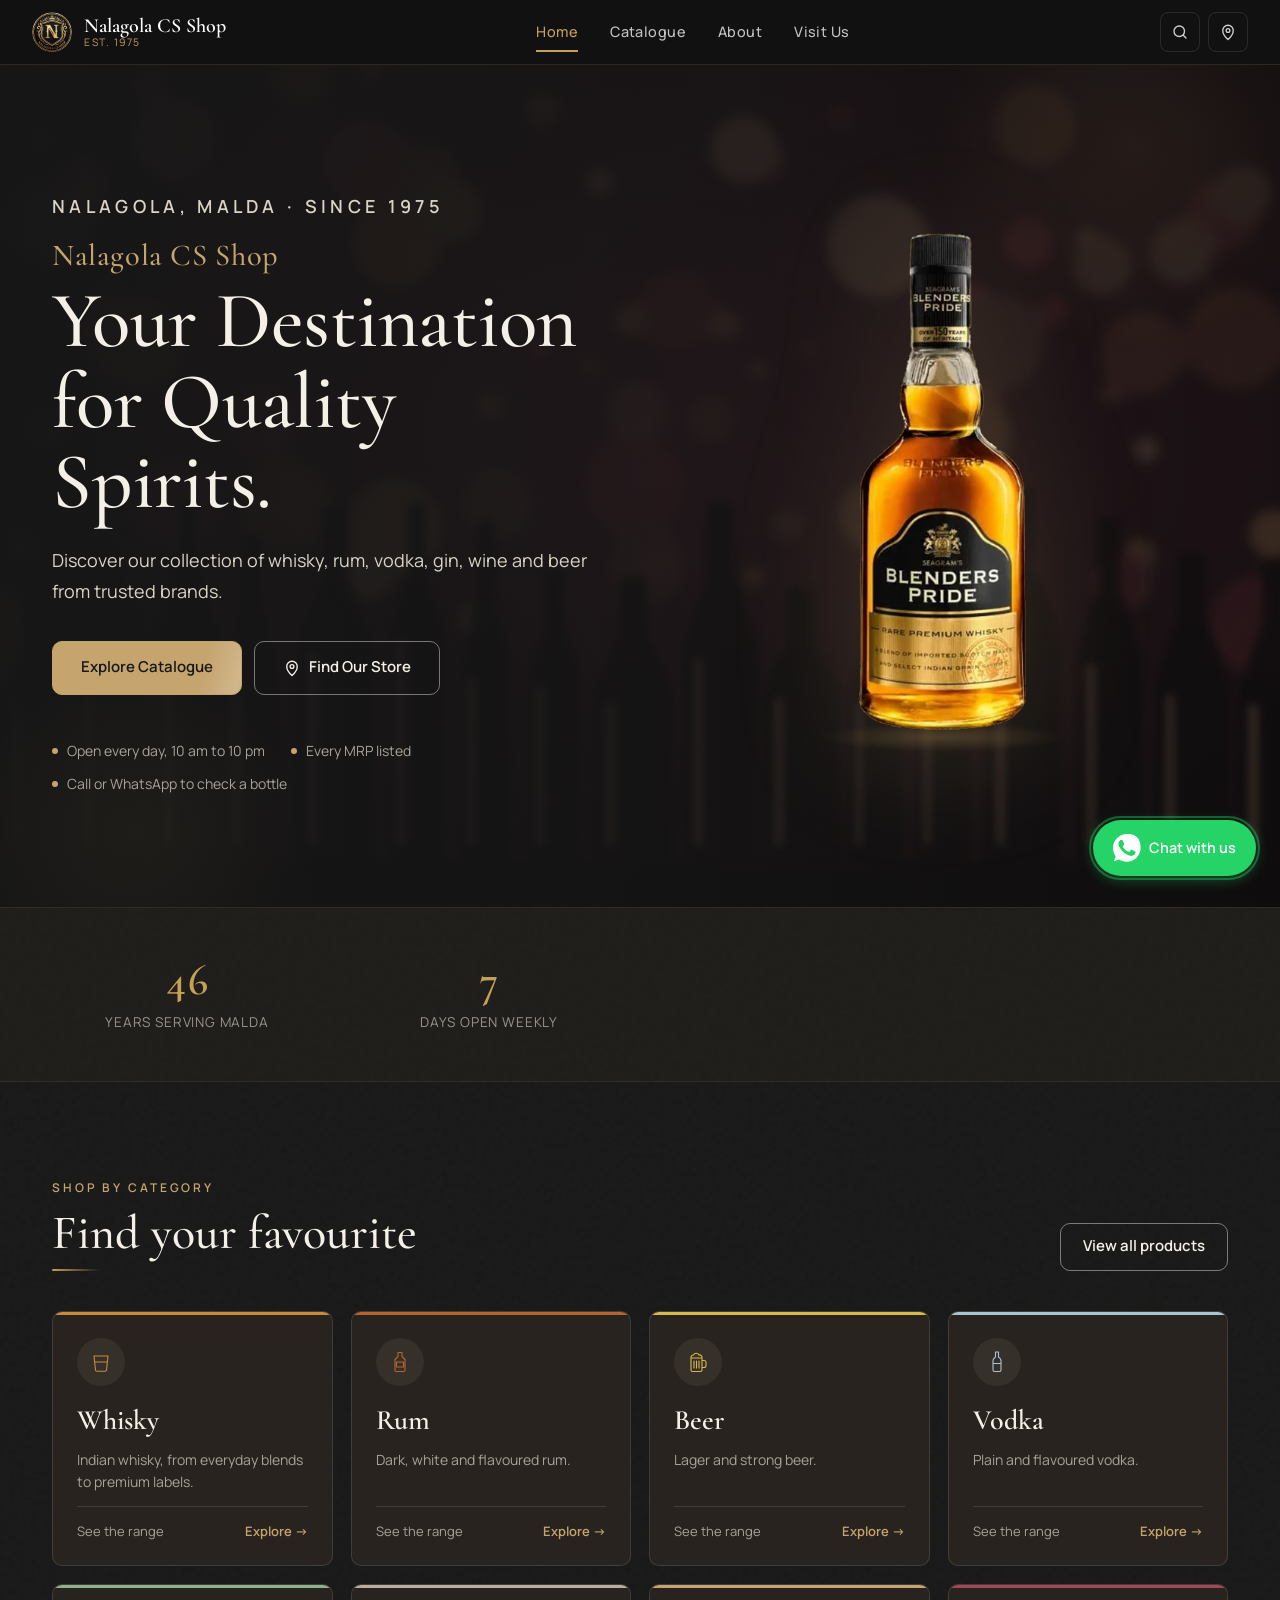
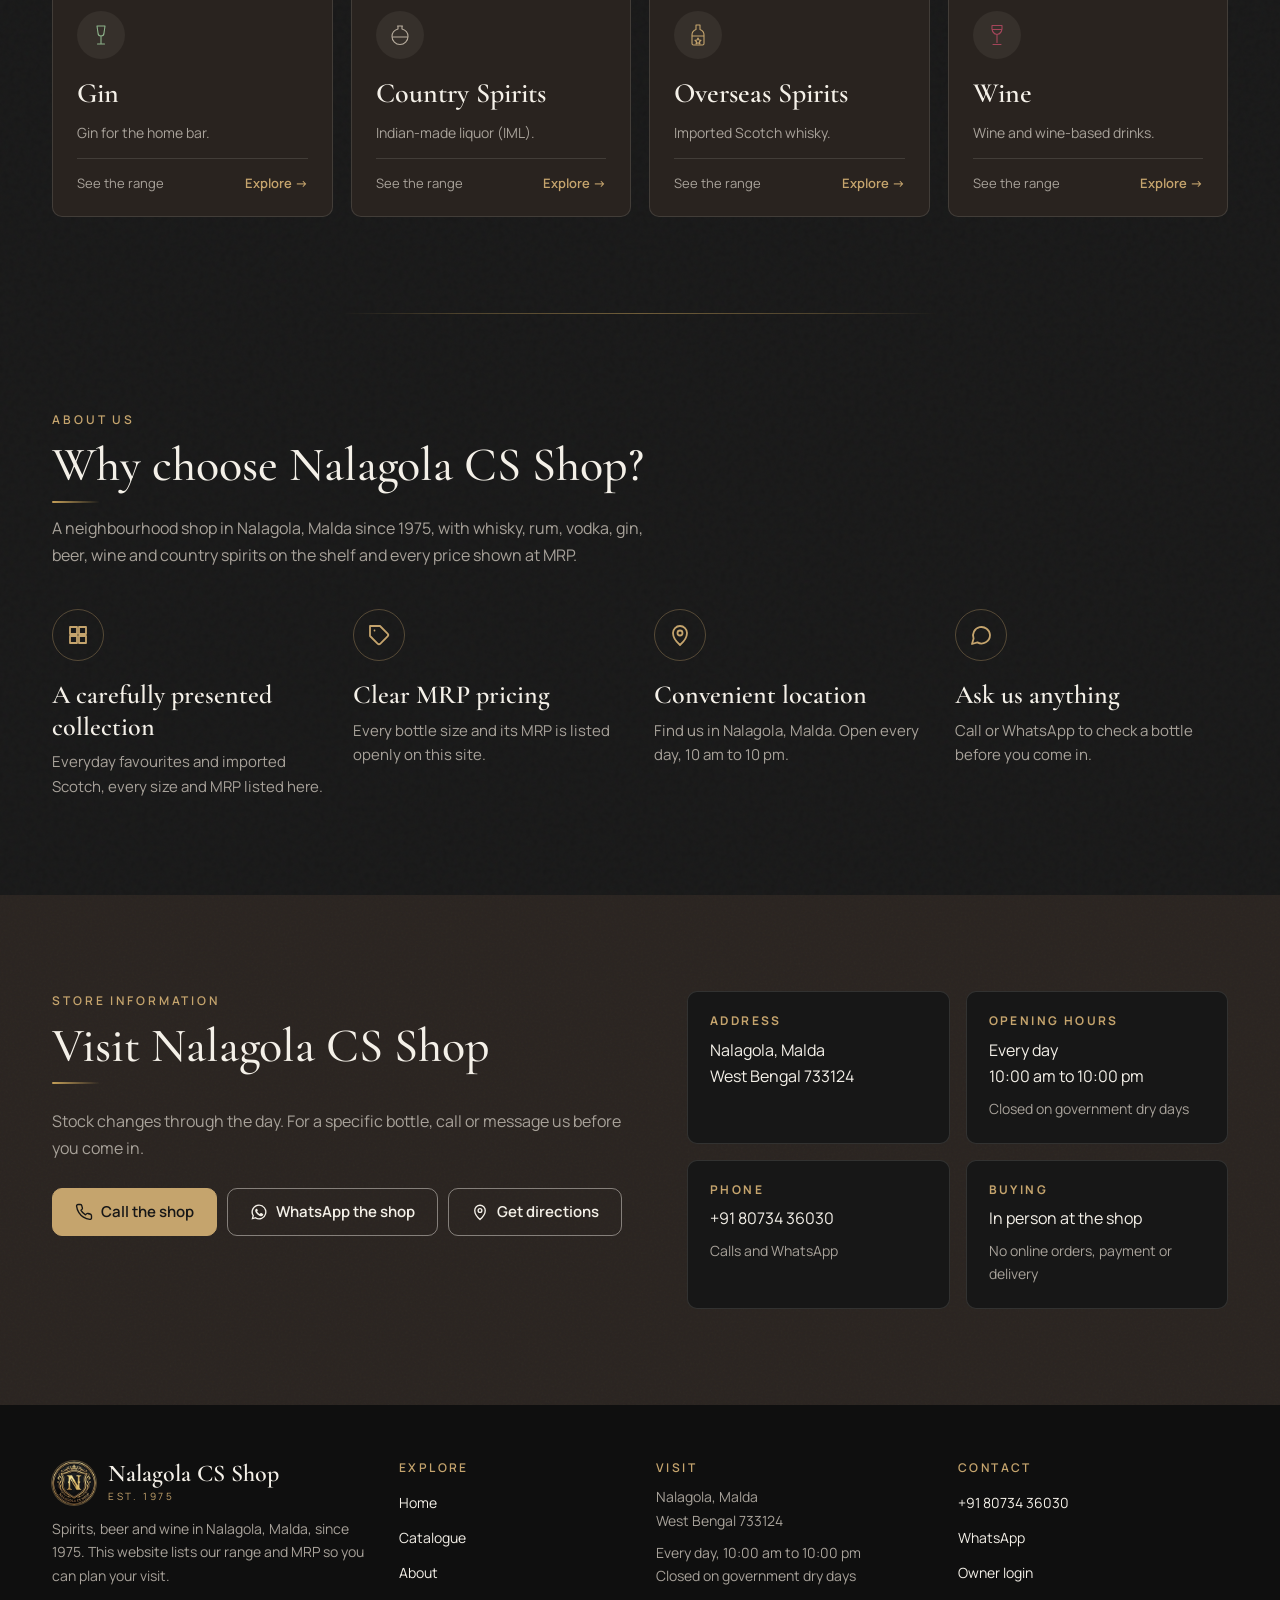
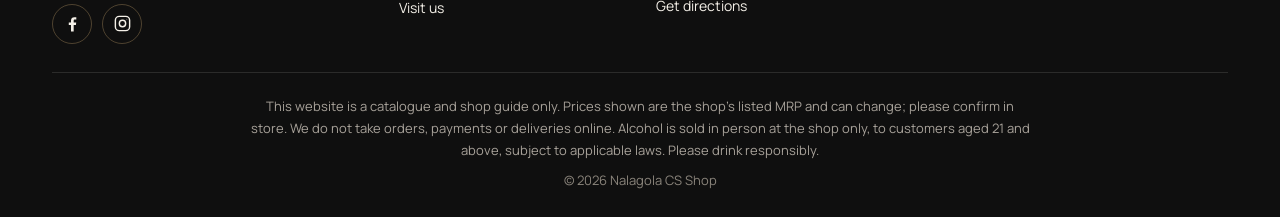
<file: index.html>
<!doctype html>
<html lang="en">
<head>
<meta charset="utf-8">
<meta name="viewport" content="width=device-width, initial-scale=1">
<title>Nalagola CS Shop | Spirits, beer and wine in Nalagola, Malda</title>
<meta name="description" content="Nalagola CS Shop in Nalagola, Malda: whisky, rum, vodka, gin, wine and beer from trusted brands. Browse every label with its bottle sizes and MRP.">
<link rel="canonical" href="https://nalagolacsshop.com/">
<meta property="og:type" content="website">
<meta property="og:title" content="Nalagola CS Shop — Quality Spirits Since 1975">
<meta property="og:description" content="Browse our collection of whisky, rum, beer, vodka, gin and more. MRP listed. Visit us in Nalagola, Malda.">
<meta property="og:image" content="https://nalagolacsshop.com/assets/og-preview.jpg">
<meta property="og:image:width" content="1200">
<meta property="og:image:height" content="630">
<meta property="og:image:alt" content="Nalagola CS Shop, since 1975, with bottles of Black Dog, Blenders Pride and Johnnie Walker Red Label">
<meta property="og:url" content="https://nalagolacsshop.com/">
<meta property="og:site_name" content="Nalagola CS Shop">
<meta property="og:locale" content="en_IN">
<meta name="twitter:card" content="summary_large_image">
<meta name="twitter:image" content="https://nalagolacsshop.com/assets/og-preview.jpg">
<script type="application/ld+json">
{
  "@context": "https://schema.org",
  "@type": "LiquorStore",
  "name": "Nalagola CS Shop",
  "image": "https://nalagolacsshop.com/assets/og-preview.jpg",
  "logo": "https://nalagolacsshop.com/logo-180.png",
  "url": "https://nalagolacsshop.com",
  "telephone": "+918073436030",
  "address": {
    "@type": "PostalAddress",
    "addressLocality": "Nalagola, Malda",
    "addressRegion": "West Bengal",
    "postalCode": "733124",
    "addressCountry": "IN"
  },
  "openingHoursSpecification": {
    "@type": "OpeningHoursSpecification",
    "dayOfWeek": ["Monday","Tuesday","Wednesday","Thursday","Friday","Saturday","Sunday"],
    "opens": "10:00",
    "closes": "22:00"
  },
  "foundingDate": "1975"
}
</script>
<meta name="theme-color" content="#171717">
<link rel="icon" type="image/png" href="favicon.png">
<link rel="apple-touch-icon" href="logo-180.png">
<link rel="preconnect" href="https://fonts.googleapis.com">
<link rel="preconnect" href="https://fonts.gstatic.com" crossorigin>
<link rel="stylesheet" href="https://fonts.googleapis.com/css2?family=Cormorant+Garamond:ital,wght@0,500;0,600;1,500&amp;family=Manrope:wght@400;500;600;700&amp;display=swap">
<link rel="stylesheet" href="assets/css/site.css?v=20261124r">
<script src="assets/js/site.js?v=20261124h" defer></script>
</head>
<body class="page-home" data-page="home">
<div class="scroll-progress" id="scrollProgress" aria-hidden="true"></div>
<a class="sr-only skip" href="#main">Skip to content</a>
<div class="mobile-info-banner">
  <span>📍 Nalagola, Malda</span><span aria-hidden="true">·</span><span id="open-note">🕐 Open till 10 PM</span><span aria-hidden="true">·</span><a href="tel:+918073436030">📞 Call</a>
</div>
<header class="site-header">
  <div class="header-inner">
    <!-- Logo -->
    <a href="index.html" class="logo">
      <img src="logo.webp" alt="" class="logo-img" width="40" height="40">
      <div class="logo-text">
        <span class="logo-name">Nalagola CS Shop</span>
        <span class="logo-est">Est. 1975</span>
      </div>
    </a>

    <!-- Desktop nav (hidden below 1024px; the menu button takes over) -->
    <nav class="desktop-nav" aria-label="Main navigation">
      <a href="index.html" class="nav-link active" aria-current="page">Home</a>
      <a href="categories.html" class="nav-link">Catalogue</a>
      <a href="#about" class="nav-link">About</a>
      <a href="#visit" class="nav-link">Visit Us</a>
    </nav>

    <!-- Action buttons -->
    <div class="header-actions">
      <a class="icon-btn" href="categories.html?focus=search" aria-label="Search the catalogue"><svg viewBox="0 0 24 24" fill="none" stroke="currentColor" stroke-width="1.8" stroke-linecap="round" stroke-linejoin="round" aria-hidden="true"><path d="M11 18a7 7 0 1 0 0-14 7 7 0 0 0 0 14zM20 20l-4-4"/></svg></a>
      <a class="icon-btn icon-pin" href="#visit" aria-label="Location and directions"><svg viewBox="0 0 24 24" fill="none" stroke="currentColor" stroke-width="1.8" stroke-linecap="round" stroke-linejoin="round" aria-hidden="true"><path d="M12 22s7-6.1 7-12a7 7 0 0 0-14 0c0 5.9 7 12 7 12zM12 12.5a2.5 2.5 0 1 0 0-5 2.5 2.5 0 0 0 0 5z"/></svg></a>
      <!-- Menu button: below 1024px only -->
      <button type="button" class="icon-btn hamburger" id="menu-btn" aria-controls="menu-panel" aria-expanded="false" aria-label="Open menu"><svg viewBox="0 0 24 24" fill="none" stroke="currentColor" stroke-width="1.8" stroke-linecap="round" stroke-linejoin="round" aria-hidden="true"><path d="M4 7h16M4 12h16M4 17h16"/></svg></button>
    </div>
  </div>
  <div class="menu-panel" id="menu-panel">
    <nav aria-label="Mobile">
      <a href="index.html">Home</a>
      <a href="categories.html">Catalogue</a>
      <a href="#about">About</a>
      <a href="#visit">Contact and directions</a>
      <a href="tel:+918073436030">Call +91 80734 36030</a>
      <a href="https://wa.me/918073436030" target="_blank" rel="noopener">WhatsApp</a>
      <a class="owner" href="admin.html">Owner login</a>
    </nav>
  </div>
</header>
<main id="main">
  <section class="hero" aria-labelledby="hero-h">
    <div class="wrap">
      <div class="hero-content">
      <p class="eyebrow">Nalagola, Malda · Since 1975</p>
      <h1 id="hero-h"><span class="name">Nalagola CS Shop</span><span class="line">Your Destination for Quality Spirits.</span></h1>
      <p>Discover our collection of whisky, rum, vodka, gin, wine and beer from trusted brands.</p>
      <div class="ctas">
        <a class="btn btn-gold" href="categories.html">Explore Catalogue</a>
        <a class="btn btn-line" href="#visit"><svg viewBox="0 0 24 24" fill="none" stroke="currentColor" stroke-width="1.8" stroke-linecap="round" stroke-linejoin="round" aria-hidden="true"><path d="M12 22s7-6.1 7-12a7 7 0 0 0-14 0c0 5.9 7 12 7 12zM12 12.5a2.5 2.5 0 1 0 0-5 2.5 2.5 0 0 0 0 5z"/></svg>Find Our Store</a>
      </div>
      <div class="facts"><span>Open every day, 10 am to 10 pm</span><span>Every MRP listed</span><span>Call or WhatsApp to check a bottle</span></div>
      </div>
      <div class="hero-image">
        <img src="assets/img/hero-bottle.webp" alt="A bottle of Blenders Pride whisky" width="227" height="660" fetchpriority="high">
      </div>
    </div>
  </section>

  <section class="stats-bar" aria-label="The shop in numbers">
    <div class="wrap stats-grid">
      <div class="stat"><span class="stat-number" data-target="" data-stat="years">&nbsp;</span><span class="stat-label">Years serving Malda</span></div>
      <div class="stat"><span class="stat-number" data-target="" data-stat="products">&nbsp;</span><span class="stat-label">Products available</span></div>
      <div class="stat"><span class="stat-number" data-target="" data-stat="brands">&nbsp;</span><span class="stat-label">Brands on the shelf</span></div>
      <div class="stat"><span class="stat-number" data-target="7" data-stat="days">&nbsp;</span><span class="stat-label">Days open weekly</span></div>
    </div>
  </section>

  <section class="band" aria-labelledby="shop-h">
    <div class="wrap">
      <div class="section-head">
        <div><p class="eyebrow">Shop by category</p><h2 class="h2" id="shop-h">Find your favourite</h2></div>
        <a class="btn btn-line" href="categories.html">View all products</a>
      </div>
      <div class="cat-grid">
        <a class="cat-card tone-whisky" href="categories.html?category=whisky">
          <span class="icon"><svg viewBox="0 0 48 48" fill="none" stroke="currentColor" stroke-width="2.2" stroke-linecap="round" stroke-linejoin="round" aria-hidden="true"><path d="M10 12h28l-3 28a3 3 0 0 1-3 2.6H16a3 3 0 0 1-3-2.6zM11.5 24h25"/></svg></span>
          <h3>Whisky</h3>
          <p>Indian whisky, from everyday blends to premium labels.</p>
          <span class="foot"><span class="count" data-count="whisky">&nbsp;</span><span class="go" aria-hidden="true">Explore &rarr;</span></span>
        </a>
        <a class="cat-card tone-rum" href="categories.html?category=rum">
          <span class="icon"><svg viewBox="0 0 48 48" fill="none" stroke="currentColor" stroke-width="2.2" stroke-linecap="round" stroke-linejoin="round" aria-hidden="true"><path d="M20 5h8v8l6 6v21a3 3 0 0 1-3 3H17a3 3 0 0 1-3-3V19l6-6zM17 24h14v10H17z"/></svg></span>
          <h3>Rum</h3>
          <p>Dark, white and flavoured rum.</p>
          <span class="foot"><span class="count" data-count="rum">&nbsp;</span><span class="go" aria-hidden="true">Explore &rarr;</span></span>
        </a>
        <a class="cat-card tone-beer" href="categories.html?category=beer">
          <span class="icon"><svg viewBox="0 0 48 48" fill="none" stroke="currentColor" stroke-width="2.2" stroke-linecap="round" stroke-linejoin="round" aria-hidden="true"><path d="M10 16h22v24a3 3 0 0 1-3 3H13a3 3 0 0 1-3-3zM32 21h4a4 4 0 0 1 4 4v6a4 4 0 0 1-4 4h-4M10 16a5 5 0 0 1 5-6 6 6 0 0 1 11 0 5 5 0 0 1 6 6M16 22v14M21 22v14M26 22v14"/></svg></span>
          <h3>Beer</h3>
          <p>Lager and strong beer.</p>
          <span class="foot"><span class="count" data-count="beer">&nbsp;</span><span class="go" aria-hidden="true">Explore &rarr;</span></span>
        </a>
        <a class="cat-card tone-vodka" href="categories.html?category=vodka">
          <span class="icon"><svg viewBox="0 0 48 48" fill="none" stroke="currentColor" stroke-width="2.2" stroke-linecap="round" stroke-linejoin="round" aria-hidden="true"><path d="M21 4h6v10c3 2 5 4 5 7v19a3 3 0 0 1-3 3H19a3 3 0 0 1-3-3V21c0-3 2-5 5-7zM16 27h16"/></svg></span>
          <h3>Vodka</h3>
          <p>Plain and flavoured vodka.</p>
          <span class="foot"><span class="count" data-count="vodka">&nbsp;</span><span class="go" aria-hidden="true">Explore &rarr;</span></span>
        </a>
        <a class="cat-card tone-gin" href="categories.html?category=gin">
          <span class="icon"><svg viewBox="0 0 48 48" fill="none" stroke="currentColor" stroke-width="2.2" stroke-linecap="round" stroke-linejoin="round" aria-hidden="true"><path d="M16 6h16l-2 14a6 6 0 0 1-12 0zM24 26v14M17 42h14"/></svg></span>
          <h3>Gin</h3>
          <p>Gin for the home bar.</p>
          <span class="foot"><span class="count" data-count="gin">&nbsp;</span><span class="go" aria-hidden="true">Explore &rarr;</span></span>
        </a>
        <a class="cat-card tone-country-spirits" href="categories.html?category=country-spirits">
          <span class="icon"><svg viewBox="0 0 48 48" fill="none" stroke="currentColor" stroke-width="2.2" stroke-linecap="round" stroke-linejoin="round" aria-hidden="true"><path d="M19 6h10M20 6v6c-7 2-12 8-12 15a16 16 0 0 0 32 0c0-7-5-13-12-15V6M10 28h28"/></svg></span>
          <h3>Country Spirits</h3>
          <p>Indian-made liquor (IML).</p>
          <span class="foot"><span class="count" data-count="country-spirits">&nbsp;</span><span class="go" aria-hidden="true">Explore &rarr;</span></span>
        </a>
        <a class="cat-card tone-overseas-spirits" href="categories.html?category=overseas-spirits">
          <span class="icon"><svg viewBox="0 0 48 48" fill="none" stroke="currentColor" stroke-width="2.2" stroke-linecap="round" stroke-linejoin="round" aria-hidden="true"><path d="M20 4h8v9c5 2 8 6 8 11v17a3 3 0 0 1-3 3H15a3 3 0 0 1-3-3V24c0-5 3-9 8-11zM12 26h24M24 30l2 4 4 .5-3 3 .8 4-3.8-2-3.8 2 .8-4-3-3 4-.5z"/></svg></span>
          <h3>Overseas Spirits</h3>
          <p>Imported Scotch whisky.</p>
          <span class="foot"><span class="count" data-count="overseas-spirits">&nbsp;</span><span class="go" aria-hidden="true">Explore &rarr;</span></span>
        </a>
        <a class="cat-card tone-wine" href="categories.html?category=wine">
          <span class="icon"><svg viewBox="0 0 48 48" fill="none" stroke="currentColor" stroke-width="2.2" stroke-linecap="round" stroke-linejoin="round" aria-hidden="true"><path d="M14 5h20c1 9-2 17-10 18-8-1-11-9-10-18zM15 13h18M24 23v16M16 43h16"/></svg></span>
          <h3>Wine</h3>
          <p>Wine and wine-based drinks.</p>
          <span class="foot"><span class="count" data-count="wine">&nbsp;</span><span class="go" aria-hidden="true">Explore &rarr;</span></span>
        </a>
      </div>
    </div>
  </section>

  <section class="band espresso" id="collections" aria-labelledby="coll-h" hidden>
    <div class="wrap">
      <div class="section-head">
        <div><p class="eyebrow">From the catalogue</p><h2 class="h2" id="coll-h">Selected collections</h2></div>
        <div class="coll-tabs" id="coll-tabs" role="tablist" aria-label="Collections"></div>
      </div>
      <div class="coll-grid" id="coll-grid" role="tabpanel"></div>
      <p class="coll-note" id="coll-note"></p>
    </div>
  </section>

  <hr class="section-divider section-divider-fallback">

  <section class="band" id="about" aria-labelledby="about-h">
    <div class="wrap">
      <div class="section-head">
        <div><p class="eyebrow">About us</p><h2 class="h2" id="about-h">Why choose Nalagola CS Shop?</h2>
        <p class="lede">A neighbourhood shop in Nalagola, Malda since 1975, with whisky, rum, vodka, gin, beer, wine and country spirits on the shelf and every price shown at MRP.</p></div>
      </div>
      <div class="why">
        <div><span class="icon"><svg viewBox="0 0 24 24" fill="none" stroke="currentColor" stroke-width="1.8" stroke-linecap="round" stroke-linejoin="round" aria-hidden="true"><path d="M4 4h7v7H4zM13 4h7v7h-7zM4 13h7v7H4zM13 13h7v7h-7z"/></svg></span><h3>A carefully presented collection</h3><p>Everyday favourites and imported Scotch, every size and MRP listed here. <span id="label-total"></span></p></div>
        <div><span class="icon"><svg viewBox="0 0 24 24" fill="none" stroke="currentColor" stroke-width="1.8" stroke-linecap="round" stroke-linejoin="round" aria-hidden="true"><path d="M20.6 13.4 13.4 20.6a2 2 0 0 1-2.8 0L3 13V3h10l7.6 7.6a2 2 0 0 1 0 2.8zM7.5 7.5h.01"/></svg></span><h3>Clear MRP pricing</h3><p>Every bottle size and its MRP is listed openly on this site.</p></div>
        <div><span class="icon"><svg viewBox="0 0 24 24" fill="none" stroke="currentColor" stroke-width="1.8" stroke-linecap="round" stroke-linejoin="round" aria-hidden="true"><path d="M12 22s7-6.1 7-12a7 7 0 0 0-14 0c0 5.9 7 12 7 12zM12 12.5a2.5 2.5 0 1 0 0-5 2.5 2.5 0 0 0 0 5z"/></svg></span><h3>Convenient location</h3><p>Find us in Nalagola, Malda. Open every day, 10 am to 10 pm.</p></div>
        <div><span class="icon"><svg viewBox="0 0 24 24" fill="none" stroke="currentColor" stroke-width="1.8" stroke-linecap="round" stroke-linejoin="round" aria-hidden="true"><path d="M21 12a8.5 8.5 0 0 1-12.6 7.4L3 21l1.6-5.4A8.5 8.5 0 1 1 21 12z"/></svg></span><h3>Ask us anything</h3><p>Call or WhatsApp to check a bottle before you come in.</p></div>
      </div>
    </div>
  </section>

  <section class="band testimonials" id="testimonials" aria-labelledby="testi-h" hidden>
    <hr class="section-divider section-divider-top">
    <div class="wrap">
      <div class="section-head"><div><p class="eyebrow">Reviews</p><h2 class="h2" id="testi-h">What our customers say</h2></div></div>
      <div class="testimonial-grid" id="testimonial-grid"></div>
    </div>
  </section>

  <section class="band espresso" id="visit" aria-labelledby="visit-h">
    <div class="wrap store">
      <div>
        <p class="eyebrow">Store information</p>
        <h2 class="h2" id="visit-h">Visit Nalagola CS Shop</h2>
        <p class="lede">Stock changes through the day. For a specific bottle, call or message us before you come in.</p>
        <div class="ctas">
          <a class="btn btn-gold" href="tel:+918073436030"><svg viewBox="0 0 24 24" fill="none" stroke="currentColor" stroke-width="1.8" stroke-linecap="round" stroke-linejoin="round" aria-hidden="true"><path d="M22 16.9v3a2 2 0 0 1-2.2 2 19.8 19.8 0 0 1-8.6-3.1 19.5 19.5 0 0 1-6-6A19.8 19.8 0 0 1 2.1 4.2 2 2 0 0 1 4.1 2h3a2 2 0 0 1 2 1.7c.1.9.4 1.8.7 2.7a2 2 0 0 1-.5 2.1L8 9.8a16 16 0 0 0 6 6l1.3-1.3a2 2 0 0 1 2.1-.5c.9.3 1.8.6 2.7.7a2 2 0 0 1 1.7 2z"/></svg>Call the shop</a>
          <a class="btn btn-line" href="https://wa.me/918073436030" target="_blank" rel="noopener"><svg viewBox="0 0 24 24" fill="currentColor" stroke="none" stroke-width="1.8" stroke-linecap="round" stroke-linejoin="round" aria-hidden="true"><path d="M12 2a10 10 0 0 0-8.6 15.1L2 22l5-1.3A10 10 0 1 0 12 2zm0 18.2a8.2 8.2 0 0 1-4.2-1.2l-.3-.2-3 .8.8-2.9-.2-.3A8.2 8.2 0 1 1 12 20.2zm4.5-6.1c-.2-.1-1.5-.7-1.7-.8-.2-.1-.4-.1-.6.1l-.8 1c-.1.2-.3.2-.5.1a6.7 6.7 0 0 1-3.3-2.9c-.3-.4.3-.4.8-1.3.1-.2 0-.3 0-.4l-.8-1.8c-.2-.5-.4-.4-.6-.4h-.5a1 1 0 0 0-.7.3 3 3 0 0 0-.9 2.2 5.2 5.2 0 0 0 1.1 2.7 11.8 11.8 0 0 0 4.5 4c1.7.7 2.3.8 3.2.6.5-.1 1.5-.6 1.7-1.2.2-.6.2-1.1.2-1.2-.1-.1-.3-.2-.5-.3z"/></svg>WhatsApp the shop</a>
          <a class="btn btn-line" href="https://www.google.com/maps/place/Nalagola+CS+SHOP/@25.2649099,88.4229564,17z/data=!3m1!4b1!4m6!3m5!1s0x39fb15b186ebd487:0x89b312b886ae9a5f!8m2!3d25.2649099!4d88.4255313!16s%2Fg%2F11yvjpv389?entry=ttu&amp;g_ep=EgoyMDI2MTAyMC4wIKXMDSoASAFQAw%3D%3D" target="_blank" rel="noopener"><svg viewBox="0 0 24 24" fill="none" stroke="currentColor" stroke-width="1.8" stroke-linecap="round" stroke-linejoin="round" aria-hidden="true"><path d="M12 22s7-6.1 7-12a7 7 0 0 0-14 0c0 5.9 7 12 7 12zM12 12.5a2.5 2.5 0 1 0 0-5 2.5 2.5 0 0 0 0 5z"/></svg>Get directions</a>
        </div>
      </div>
      <div class="store-cards">
        <div class="store-card"><h3>Address</h3><p>Nalagola, Malda<br>West Bengal 733124</p></div>
        <div class="store-card"><h3>Opening hours</h3><p>Every day<br>10:00 am to 10:00 pm</p><p class="small">Closed on government dry days</p></div>
        <div class="store-card"><h3>Phone</h3><p>+91 80734 36030</p><p class="small">Calls and WhatsApp</p></div>
        <div class="store-card"><h3>Buying</h3><p>In person at the shop</p><p class="small">No online orders, payment or delivery</p></div>
      </div>
    </div>
  </section>
</main>

<footer class="site-footer">
  <div class="wrap">
    <div class="cols">
      <div class="who">
        <a class="brand" href="index.html"><img src="logo.webp" alt="" width="44" height="44"><span><strong>Nalagola CS Shop</strong><small>Est. 1975</small></span></a>
        <p>Spirits, beer and wine in Nalagola, Malda, since 1975. This website lists our range and MRP so you can plan your visit.</p>
        <div class="social">
          <a href="https://www.facebook.com/NalagolaCSShop" target="_blank" rel="noopener" aria-label="Nalagola CS Shop on Facebook" title="Facebook"><svg width="19" height="19" viewBox="0 0 24 24" fill="currentColor" aria-hidden="true"><path d="M13.5 22v-8.2h2.8l.4-3.2h-3.2V8.5c0-.9.3-1.6 1.6-1.6h1.7V4.1c-.3 0-1.3-.1-2.5-.1-2.5 0-4.2 1.5-4.2 4.3v2.4H7.3v3.2h2.8V22z"/></svg></a>
          <a href="https://www.instagram.com/nalagolacsshop/" target="_blank" rel="noopener" aria-label="Nalagola CS Shop on Instagram" title="Instagram"><svg width="19" height="19" viewBox="0 0 24 24" fill="none" stroke="currentColor" stroke-width="1.8" stroke-linecap="round" stroke-linejoin="round" aria-hidden="true"><rect x="3" y="3" width="18" height="18" rx="5"/><circle cx="12" cy="12" r="4"/><circle cx="17.5" cy="6.5" r="0.6" fill="currentColor" stroke="none"/></svg></a>
        </div>
      </div>
      <div>
        <h3>Explore</h3>
        <ul><li><a href="index.html">Home</a></li><li><a href="categories.html">Catalogue</a></li><li><a href="index.html#about">About</a></li><li><a href="index.html#visit">Visit us</a></li></ul>
      </div>
      <div>
        <h3>Visit</h3>
        <p>Nalagola, Malda<br>West Bengal 733124</p>
        <p style="margin-top:8px">Every day, 10:00 am to 10:00 pm<br>Closed on government dry days</p>
        <ul><li><a href="https://www.google.com/maps/place/Nalagola+CS+SHOP/@25.2649099,88.4229564,17z/data=!3m1!4b1!4m6!3m5!1s0x39fb15b186ebd487:0x89b312b886ae9a5f!8m2!3d25.2649099!4d88.4255313!16s%2Fg%2F11yvjpv389?entry=ttu&amp;g_ep=EgoyMDI2MTAyMC4wIKXMDSoASAFQAw%3D%3D" target="_blank" rel="noopener">Get directions</a></li></ul>
      </div>
      <div>
        <h3>Contact</h3>
        <ul><li><a href="tel:+918073436030">+91 80734 36030</a></li><li><a href="https://wa.me/918073436030" target="_blank" rel="noopener">WhatsApp</a></li><li><a href="admin.html">Owner login</a></li></ul>
      </div>
    </div>
    <p class="legal">This website is a catalogue and shop guide only. Prices shown are the shop’s listed MRP and can change; please confirm in store. We do not take orders, payments or deliveries online. Alcohol is sold in person at the shop only, to customers aged 21 and above, subject to applicable laws. Please drink responsibly.</p>
    <p class="copy">&copy; <span id="yr">2026</span> Nalagola CS Shop</p>
  </div>
</footer>
<!-- Floating WhatsApp Button -->
<a href="https://wa.me/918073436030?text=Hi%2C%20I%27d%20like%20to%20enquire%20about%20a%20product"
   class="whatsapp-fab"
   target="_blank"
   rel="noopener noreferrer"
   aria-label="Chat on WhatsApp">
  <svg viewBox="0 0 32 32" width="28" height="28" fill="#fff" aria-hidden="true">
    <path d="M16.004 0h-.008C7.174 0 0 7.176 0 16.004c0 3.5 1.128 6.744 3.046 9.378L1.054 31.1l5.918-1.956c2.518 1.59 5.468 2.516 8.63 2.516h.008c8.822 0 15.996-7.178 15.996-16.006C31.606 7.84 28.49 3.734 24.164 1.558 22.078.546 19.766 0 16.004 0zm9.35 22.616c-.396 1.116-2.326 2.132-3.21 2.21-.884.078-1.712.398-5.76-1.198-4.868-1.922-7.95-6.9-8.192-7.222-.238-.322-1.95-2.594-1.95-4.948s1.232-3.512 1.672-3.994c.44-.482.96-.602 1.28-.602.32 0 .64.002.918.016.296.014.692-.112 1.082.826.396.956 1.35 3.272 1.47 3.51.118.238.196.516.038.834-.158.318-.238.516-.476.796-.238.278-.5.622-.714.834-.238.238-.486.496-.21.972.278.476 1.234 2.038 2.65 3.3 1.822 1.624 3.36 2.126 3.836 2.364.476.238.754.198 1.032-.118.278-.318 1.192-1.392 1.51-1.872.318-.476.636-.396 1.072-.238.436.158 2.772 1.308 3.248 1.546.476.238.794.358.912.556.118.198.118 1.148-.278 2.264v-.036z"/>
  </svg>
  <span class="fab-label">Chat with us</span>
</a>
</body>
</html>
</file>
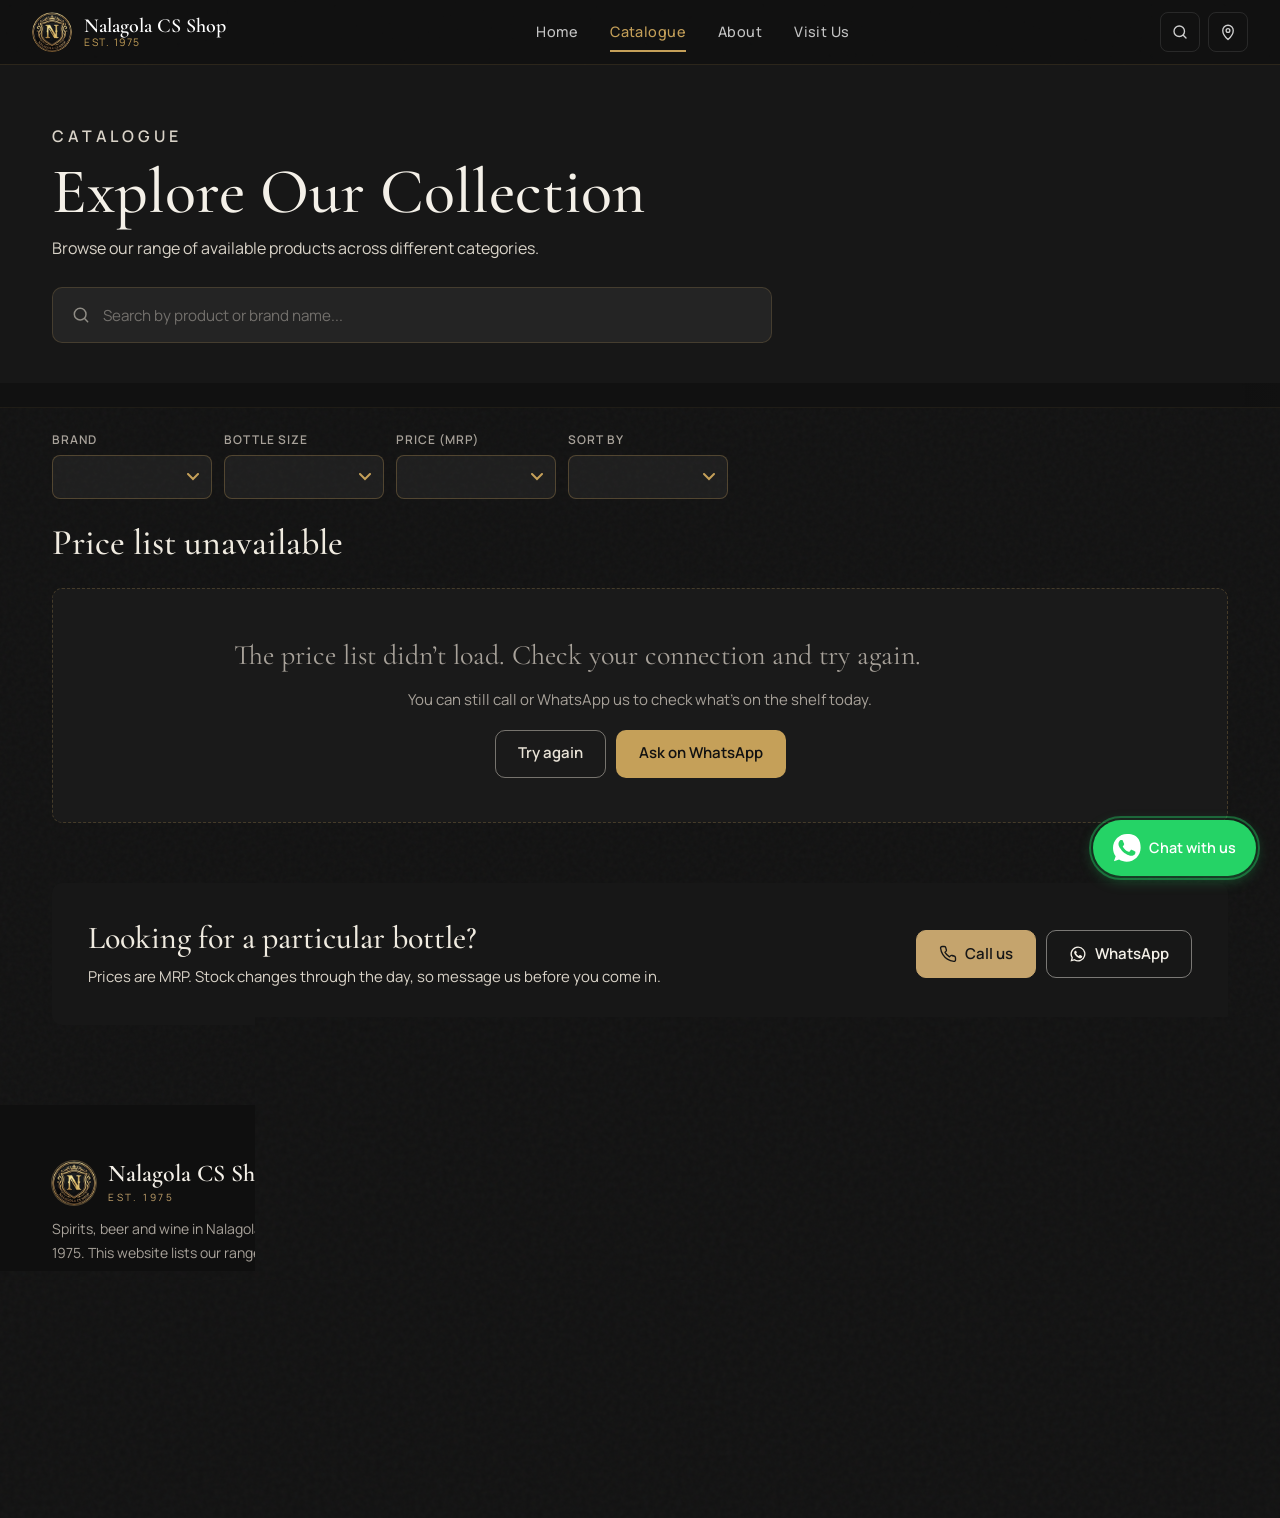
<file: categories.html>
<!doctype html>
<html lang="en">
<head>
<meta charset="utf-8">
<meta name="viewport" content="width=device-width, initial-scale=1">
<title>Catalogue | Nalagola CS Shop</title>
<meta name="description" content="Browse every label at Nalagola CS Shop by category, brand, bottle size and price, with the MRP for each size.">
<link rel="canonical" href="https://nalagolacsshop.com/categories.html">
<meta property="og:type" content="website">
<meta property="og:title" content="Catalogue | Nalagola CS Shop">
<meta property="og:description" content="Browse every label at Nalagola CS Shop by category, brand, bottle size and price, with the MRP for each size.">
<meta property="og:image" content="https://nalagolacsshop.com/assets/og-preview.jpg">
<meta property="og:image:width" content="1200">
<meta property="og:image:height" content="630">
<meta property="og:image:alt" content="Nalagola CS Shop, since 1975, with bottles of Black Dog, Blenders Pride and Johnnie Walker Red Label">
<meta property="og:url" content="https://nalagolacsshop.com/categories.html">
<meta property="og:site_name" content="Nalagola CS Shop">
<meta property="og:locale" content="en_IN">
<meta name="twitter:card" content="summary_large_image">
<meta name="twitter:image" content="https://nalagolacsshop.com/assets/og-preview.jpg">
<meta name="theme-color" content="#171717">
<link rel="icon" type="image/png" href="favicon.png">
<link rel="apple-touch-icon" href="logo-180.png">
<link rel="preconnect" href="https://fonts.googleapis.com">
<link rel="preconnect" href="https://fonts.gstatic.com" crossorigin>
<link rel="stylesheet" href="https://fonts.googleapis.com/css2?family=Cormorant+Garamond:ital,wght@0,500;0,600;1,500&amp;family=Manrope:wght@400;500;600;700&amp;display=swap">
<link rel="stylesheet" href="assets/css/site.css?v=20261124r">
<script src="assets/js/site.js?v=20261124h" defer></script>
</head>
<body data-page="catalogue">
<div class="scroll-progress" id="scrollProgress" aria-hidden="true"></div>
<a class="sr-only skip" href="#results">Skip to products</a>
<div class="mobile-info-banner">
  <span>📍 Nalagola, Malda</span><span aria-hidden="true">·</span><span id="open-note">🕐 Open till 10 PM</span><span aria-hidden="true">·</span><a href="tel:+918073436030">📞 Call</a>
</div>
<header class="site-header">
  <div class="header-inner">
    <!-- Logo -->
    <a href="index.html" class="logo">
      <img src="logo.webp" alt="" class="logo-img" width="40" height="40">
      <div class="logo-text">
        <span class="logo-name">Nalagola CS Shop</span>
        <span class="logo-est">Est. 1975</span>
      </div>
    </a>

    <!-- Desktop nav (hidden below 1024px; the menu button takes over) -->
    <nav class="desktop-nav" aria-label="Main navigation">
      <a href="index.html" class="nav-link">Home</a>
      <a href="categories.html" class="nav-link active" aria-current="page">Catalogue</a>
      <a href="index.html#about" class="nav-link">About</a>
      <a href="index.html#visit" class="nav-link">Visit Us</a>
    </nav>

    <!-- Action buttons -->
    <div class="header-actions">
      <a class="icon-btn" href="#search" aria-label="Search the catalogue"><svg viewBox="0 0 24 24" fill="none" stroke="currentColor" stroke-width="1.8" stroke-linecap="round" stroke-linejoin="round" aria-hidden="true"><path d="M11 18a7 7 0 1 0 0-14 7 7 0 0 0 0 14zM20 20l-4-4"/></svg></a>
      <a class="icon-btn icon-pin" href="index.html#visit" aria-label="Location and directions"><svg viewBox="0 0 24 24" fill="none" stroke="currentColor" stroke-width="1.8" stroke-linecap="round" stroke-linejoin="round" aria-hidden="true"><path d="M12 22s7-6.1 7-12a7 7 0 0 0-14 0c0 5.9 7 12 7 12zM12 12.5a2.5 2.5 0 1 0 0-5 2.5 2.5 0 0 0 0 5z"/></svg></a>
      <!-- Menu button: below 1024px only -->
      <button type="button" class="icon-btn hamburger" id="menu-btn" aria-controls="menu-panel" aria-expanded="false" aria-label="Open menu"><svg viewBox="0 0 24 24" fill="none" stroke="currentColor" stroke-width="1.8" stroke-linecap="round" stroke-linejoin="round" aria-hidden="true"><path d="M4 7h16M4 12h16M4 17h16"/></svg></button>
    </div>
  </div>
  <div class="menu-panel" id="menu-panel">
    <nav aria-label="Mobile">
      <a href="index.html">Home</a>
      <a href="categories.html">Catalogue</a>
      <a href="index.html#about">About</a>
      <a href="index.html#visit">Contact and directions</a>
      <a href="tel:+918073436030">Call +91 80734 36030</a>
      <a href="https://wa.me/918073436030" target="_blank" rel="noopener">WhatsApp</a>
      <a class="owner" href="admin.html">Owner login</a>
    </nav>
  </div>
</header>
<main>
  <section class="cat-head">
    <div class="wrap">
      <p class="eyebrow">Catalogue</p>
      <h1>Explore Our Collection</h1>
      <p>Browse our range of available products across different categories.</p>
      <p class="asof" id="asof"></p>
      <div class="search" role="search">
        <svg viewBox="0 0 24 24" fill="none" stroke="currentColor" stroke-width="1.8" stroke-linecap="round" stroke-linejoin="round" aria-hidden="true"><path d="M11 18a7 7 0 1 0 0-14 7 7 0 0 0 0 14zM20 20l-4-4"/></svg>
        <label class="sr-only" for="search">Search by product or brand name</label>
        <input id="search" type="search" placeholder="Search by product or brand name..." autocomplete="off">
        <button type="button" class="clear" id="clear" aria-label="Clear search" hidden>&times;</button>
      </div>
    </div>
  </section>

  <div class="cat-tabs-bar">
    <div class="wrap cat-tabs" id="tabs" role="group" aria-label="Categories"></div>
  </div>

  <div class="wrap toolbar">
    <button type="button" class="btn btn-outline filter-open" id="filter-open" aria-controls="filters" aria-expanded="false">Filters &amp; sort</button>
    <div class="filters" id="filters" role="group" aria-label="Filters and sorting">
      <div class="drawer-head"><h2>Filters &amp; sort</h2><button type="button" class="clear" id="drawer-close" aria-label="Close filters">&times;</button></div>
      <div class="field"><label for="f-brand">Brand</label><select id="f-brand"></select></div>
      <div class="field"><label for="f-size">Bottle size</label><select id="f-size"></select></div>
      <div class="field"><label for="f-price">Price (MRP)</label><select id="f-price"></select></div>
      <div class="field"><label for="f-sort">Sort by</label><select id="f-sort"></select></div>
      <div class="drawer-foot"><button type="button" class="btn btn-outline" id="reset-btn">Reset</button><button type="button" class="btn btn-dark" id="apply-btn">Show results</button></div>
    </div>
    <div class="scrim" id="scrim" hidden></div>
  </div>

  <section class="results" id="results" aria-labelledby="results-title">
    <div class="wrap">
      <div class="results-head">
        <h2 id="results-title">All Products</h2>
        <span class="results-meta"><span id="results-summary" aria-live="polite"></span><button type="button" class="btn-link" id="clear-filters" hidden>Clear all filters</button></span>
      </div>
      <div id="catalogue"><div class="loading" role="status"><div class="spinner"></div>Loading today&rsquo;s price list&hellip;</div></div>

      <section class="enquire" aria-labelledby="enq-h">
        <div><h2 id="enq-h">Looking for a particular bottle?</h2><p>Prices are MRP. Stock changes through the day, so message us before you come in.</p></div>
        <div class="actions">
          <a class="btn btn-gold" href="tel:+918073436030"><svg viewBox="0 0 24 24" fill="none" stroke="currentColor" stroke-width="1.8" stroke-linecap="round" stroke-linejoin="round" aria-hidden="true"><path d="M22 16.9v3a2 2 0 0 1-2.2 2 19.8 19.8 0 0 1-8.6-3.1 19.5 19.5 0 0 1-6-6A19.8 19.8 0 0 1 2.1 4.2 2 2 0 0 1 4.1 2h3a2 2 0 0 1 2 1.7c.1.9.4 1.8.7 2.7a2 2 0 0 1-.5 2.1L8 9.8a16 16 0 0 0 6 6l1.3-1.3a2 2 0 0 1 2.1-.5c.9.3 1.8.6 2.7.7a2 2 0 0 1 1.7 2z"/></svg>Call us</a>
          <a class="btn btn-line" href="https://wa.me/918073436030" target="_blank" rel="noopener"><svg viewBox="0 0 24 24" fill="currentColor" stroke="none" stroke-width="1.8" stroke-linecap="round" stroke-linejoin="round" aria-hidden="true"><path d="M12 2a10 10 0 0 0-8.6 15.1L2 22l5-1.3A10 10 0 1 0 12 2zm0 18.2a8.2 8.2 0 0 1-4.2-1.2l-.3-.2-3 .8.8-2.9-.2-.3A8.2 8.2 0 1 1 12 20.2zm4.5-6.1c-.2-.1-1.5-.7-1.7-.8-.2-.1-.4-.1-.6.1l-.8 1c-.1.2-.3.2-.5.1a6.7 6.7 0 0 1-3.3-2.9c-.3-.4.3-.4.8-1.3.1-.2 0-.3 0-.4l-.8-1.8c-.2-.5-.4-.4-.6-.4h-.5a1 1 0 0 0-.7.3 3 3 0 0 0-.9 2.2 5.2 5.2 0 0 0 1.1 2.7 11.8 11.8 0 0 0 4.5 4c1.7.7 2.3.8 3.2.6.5-.1 1.5-.6 1.7-1.2.2-.6.2-1.1.2-1.2-.1-.1-.3-.2-.5-.3z"/></svg>WhatsApp</a>
        </div>
      </section>
    </div>
  </section>
</main>
<dialog class="pd" id="pd" aria-labelledby="pd-title">
  <button type="button" class="pd-close" id="pd-close" aria-label="Close product details">&times;</button>
  <div id="pd-content"></div>
</dialog>

<footer class="site-footer">
  <div class="wrap">
    <div class="cols">
      <div class="who">
        <a class="brand" href="index.html"><img src="logo.webp" alt="" width="44" height="44"><span><strong>Nalagola CS Shop</strong><small>Est. 1975</small></span></a>
        <p>Spirits, beer and wine in Nalagola, Malda, since 1975. This website lists our range and MRP so you can plan your visit.</p>
        <div class="social">
          <a href="https://www.facebook.com/NalagolaCSShop" target="_blank" rel="noopener" aria-label="Nalagola CS Shop on Facebook" title="Facebook"><svg width="19" height="19" viewBox="0 0 24 24" fill="currentColor" aria-hidden="true"><path d="M13.5 22v-8.2h2.8l.4-3.2h-3.2V8.5c0-.9.3-1.6 1.6-1.6h1.7V4.1c-.3 0-1.3-.1-2.5-.1-2.5 0-4.2 1.5-4.2 4.3v2.4H7.3v3.2h2.8V22z"/></svg></a>
          <a href="https://www.instagram.com/nalagolacsshop/" target="_blank" rel="noopener" aria-label="Nalagola CS Shop on Instagram" title="Instagram"><svg width="19" height="19" viewBox="0 0 24 24" fill="none" stroke="currentColor" stroke-width="1.8" stroke-linecap="round" stroke-linejoin="round" aria-hidden="true"><rect x="3" y="3" width="18" height="18" rx="5"/><circle cx="12" cy="12" r="4"/><circle cx="17.5" cy="6.5" r="0.6" fill="currentColor" stroke="none"/></svg></a>
        </div>
      </div>
      <div>
        <h3>Explore</h3>
        <ul><li><a href="index.html">Home</a></li><li><a href="categories.html">Catalogue</a></li><li><a href="index.html#about">About</a></li><li><a href="index.html#visit">Visit us</a></li></ul>
      </div>
      <div>
        <h3>Visit</h3>
        <p>Nalagola, Malda<br>West Bengal 733124</p>
        <p style="margin-top:8px">Every day, 10:00 am to 10:00 pm<br>Closed on government dry days</p>
        <ul><li><a href="https://www.google.com/maps/place/Nalagola+CS+SHOP/@25.2649099,88.4229564,17z/data=!3m1!4b1!4m6!3m5!1s0x39fb15b186ebd487:0x89b312b886ae9a5f!8m2!3d25.2649099!4d88.4255313!16s%2Fg%2F11yvjpv389?entry=ttu&amp;g_ep=EgoyMDI2MTAyMC4wIKXMDSoASAFQAw%3D%3D" target="_blank" rel="noopener">Get directions</a></li></ul>
      </div>
      <div>
        <h3>Contact</h3>
        <ul><li><a href="tel:+918073436030">+91 80734 36030</a></li><li><a href="https://wa.me/918073436030" target="_blank" rel="noopener">WhatsApp</a></li><li><a href="admin.html">Owner login</a></li></ul>
      </div>
    </div>
    <p class="legal">This website is a catalogue and shop guide only. Prices shown are the shop’s listed MRP and can change; please confirm in store. We do not take orders, payments or deliveries online. Alcohol is sold in person at the shop only, to customers aged 21 and above, subject to applicable laws. Please drink responsibly.</p>
    <p class="copy">&copy; <span id="yr">2026</span> Nalagola CS Shop</p>
  </div>
</footer>
<!-- Floating WhatsApp Button -->
<a href="https://wa.me/918073436030?text=Hi%2C%20I%27d%20like%20to%20enquire%20about%20a%20product"
   class="whatsapp-fab"
   target="_blank"
   rel="noopener noreferrer"
   aria-label="Chat on WhatsApp">
  <svg viewBox="0 0 32 32" width="28" height="28" fill="#fff" aria-hidden="true">
    <path d="M16.004 0h-.008C7.174 0 0 7.176 0 16.004c0 3.5 1.128 6.744 3.046 9.378L1.054 31.1l5.918-1.956c2.518 1.59 5.468 2.516 8.63 2.516h.008c8.822 0 15.996-7.178 15.996-16.006C31.606 7.84 28.49 3.734 24.164 1.558 22.078.546 19.766 0 16.004 0zm9.35 22.616c-.396 1.116-2.326 2.132-3.21 2.21-.884.078-1.712.398-5.76-1.198-4.868-1.922-7.95-6.9-8.192-7.222-.238-.322-1.95-2.594-1.95-4.948s1.232-3.512 1.672-3.994c.44-.482.96-.602 1.28-.602.32 0 .64.002.918.016.296.014.692-.112 1.082.826.396.956 1.35 3.272 1.47 3.51.118.238.196.516.038.834-.158.318-.238.516-.476.796-.238.278-.5.622-.714.834-.238.238-.486.496-.21.972.278.476 1.234 2.038 2.65 3.3 1.822 1.624 3.36 2.126 3.836 2.364.476.238.754.198 1.032-.118.278-.318 1.192-1.392 1.51-1.872.318-.476.636-.396 1.072-.238.436.158 2.772 1.308 3.248 1.546.476.238.794.358.912.556.118.198.118 1.148-.278 2.264v-.036z"/>
  </svg>
  <span class="fab-label">Chat with us</span>
</a>
</body>
</html>
</file>
<file: assets/css/site.css>
/* Nalagola CS Shop: customer pages (index.html, categories.html).
   Owner pages (admin.html, networth.html) do not use this file. */

/* Global safety net: no horizontal overflow anywhere on the site */
html, body {
  max-width: 100vw;
}
/* On body only: the browser applies it to the whole page. Put on html as well, it stops the sticky
   top bar and category tabs from sticking. */
body {
  overflow-x: hidden;
}
*, *::before, *::after {
  box-sizing: border-box;
}
img, video, iframe, embed, object {
  max-width: 100%;
  height: auto;
}

:root {
  --charcoal: #171717;
  --espresso: #29231F;
  --gold: #C5A46D;
  --gold-soft: rgba(197, 164, 109, 0.35);
  --gold-ink: #7A6236;           /* gold-family text on light surfaces, for readable contrast */
  --ivory: #F4F0E8;
  --white: #FFFFFF;
  --grey-dark: #A8A29A;          /* secondary text on dark */
  --grey-light: #5E5850;         /* secondary text on light */
  --line-dark: rgba(244, 240, 232, 0.12);
  --line-light: #E3DCCF;
  --ink: #171717;
  --serif: "Cormorant Garamond", Georgia, "Times New Roman", serif;
  --sans: "Manrope", system-ui, -apple-system, "Segoe UI", sans-serif;
  --radius: 10px;
  --wrap: 1240px;
  --pad: 32px;
  --nav-h: 65px;          /* header height (64px) plus its 1px border: sticky category tabs sit right under it */
}

*, *::before, *::after { box-sizing: border-box; }
html { -webkit-text-size-adjust: 100%; scroll-padding-top: calc(var(--nav-h) + 12px); }
body { margin: 0; font-family: var(--sans); color: var(--ink); background: var(--ivory); -webkit-font-smoothing: antialiased; overflow-x: hidden; }
body.page-home { background: var(--charcoal); color: var(--ivory); }
img { max-width: 100%; height: auto; }
a { color: inherit; }
button, input, select { font: inherit; color: inherit; }
:focus-visible { outline: 2px solid var(--gold); outline-offset: 2px; }
[hidden] { display: none !important; }
.wrap { max-width: var(--wrap); margin: 0 auto; padding-left: var(--pad); padding-right: var(--pad); }
.sr-only { position: absolute; width: 1px; height: 1px; overflow: hidden; clip: rect(0 0 0 0); white-space: nowrap; }
a.skip:focus { position: fixed; top: 8px; left: 8px; width: auto; height: auto; clip: auto; z-index: 200; background: var(--white); color: var(--ink); padding: 10px 14px; border-radius: var(--radius); }
.eyebrow { margin: 0; font-size: 12px; letter-spacing: 0.24em; text-transform: uppercase; font-weight: 600; color: var(--gold); }
.on-light .eyebrow { color: var(--gold-ink); }
.h2 { margin: 10px 0 0; font-family: var(--serif); font-weight: 500; font-size: clamp(2rem, 4vw, 3rem); line-height: 1.06; color: var(--ivory); }
.lede { margin: 12px 0 0; font-size: 16px; line-height: 1.7; color: var(--grey-dark); max-width: 38em; }

/* Buttons */
.btn {
  display: inline-flex; align-items: center; justify-content: center; gap: 8px; min-height: 48px; padding: 0 22px;
  border-radius: var(--radius); border: 1px solid transparent; text-decoration: none; font-weight: 600; font-size: 15px; cursor: pointer;
  transition: background-color .15s ease, border-color .15s ease, color .15s ease;
}
.btn svg { width: 18px; height: 18px; flex: none; }
.btn-gold { background: var(--gold); border-color: var(--gold); color: var(--charcoal); }
.btn-gold:hover { background: #D4B887; border-color: #D4B887; }
.btn-line { background: transparent; border-color: rgba(244, 240, 232, 0.45); color: var(--ivory); }
.btn-line:hover { border-color: var(--gold); color: var(--gold); }
.btn-dark { background: var(--charcoal); color: var(--ivory); }
.btn-dark:hover { background: var(--espresso); }
.btn-outline { background: transparent; border-color: var(--charcoal); color: var(--charcoal); }
.btn-outline:hover { background: var(--charcoal); color: var(--ivory); }
.btn-link { border: 0; background: none; padding: 0 2px; min-height: 44px; color: var(--gold-ink); font-weight: 600; font-size: 14px; text-decoration: underline; text-underline-offset: 3px; cursor: pointer; }


/* Sticky navigation */
.nav-bar { position: sticky; top: 0; z-index: 50; background: rgba(23, 23, 23, 0.96); border-bottom: 1px solid var(--line-dark); color: var(--ivory); }
@supports (backdrop-filter: blur(8px)) { .nav-bar { background: rgba(23, 23, 23, 0.86); backdrop-filter: blur(10px); } }
.nav-bar .wrap { height: var(--nav-h); display: grid; grid-template-columns: 1fr auto 1fr; align-items: center; gap: 20px; }
.brand { display: flex; align-items: center; gap: 12px; text-decoration: none; color: var(--ivory); min-width: 0; }
.brand img { width: 44px; height: 44px; border-radius: 50%; box-shadow: 0 0 0 1px var(--gold-soft); flex: none; }
.brand strong { display: block; font-family: var(--serif); font-size: 24px; font-weight: 600; line-height: 1.05; white-space: nowrap; }
.brand small { display: block; font-size: 10px; letter-spacing: 0.26em; text-transform: uppercase; color: var(--gold); margin-top: 2px; }
.nav-main { display: flex; align-items: center; gap: 6px; }
.nav-main a { color: var(--ivory); text-decoration: none; font-size: 15px; padding: 10px 14px; border-radius: var(--radius); }
.nav-main a:hover { color: var(--gold); }
.nav-main a[aria-current="page"] { color: var(--gold); }
.nav-main a.primary { border: 1px solid var(--gold-soft); color: var(--gold); font-weight: 600; }
.nav-main a.primary:hover, .nav-main a.primary[aria-current="page"] { background: var(--gold); color: var(--charcoal); }
.nav-side { display: flex; justify-content: flex-end; align-items: center; gap: 8px; }
.icon-link {
  display: inline-flex; align-items: center; gap: 8px; height: 44px; min-width: 44px; justify-content: center; padding: 0 12px;
  color: var(--ivory); text-decoration: none; font-size: 14px; border-radius: var(--radius); border: 1px solid var(--line-dark); background: transparent; cursor: pointer;
}
.icon-link:hover { color: var(--gold); border-color: var(--gold-soft); }
.icon-link svg { width: 18px; height: 18px; flex: none; }
.menu-panel { display: none; }

/* ── Header & Navigation ── */
.site-header {
  position: sticky;
  top: 0;
  z-index: 100;
  background: rgba(17, 17, 17, 0.95);
  backdrop-filter: blur(12px);
  -webkit-backdrop-filter: blur(12px);
  border-bottom: 1px solid rgba(197, 160, 89, 0.15);
  padding: 0 2rem;
}
.header-inner {
  display: flex;
  align-items: center;
  justify-content: space-between;
  max-width: 1280px;
  margin: 0 auto;
  height: 64px;
}
.logo {
  display: flex;
  align-items: center;
  gap: 0.75rem;
  text-decoration: none;
  color: #fff;
  min-width: 0;
}
.logo-img { height: 40px; width: auto; border-radius: 50%; flex: none; }
.logo-text { display: flex; flex-direction: column; line-height: 1.1; min-width: 0; }
.logo-name { font-family: 'Cormorant Garamond', serif; font-size: 1.25rem; font-weight: 600; white-space: nowrap; }
.logo-est  { font-size: 0.65rem; color: #c5a059; letter-spacing: 0.15em; text-transform: uppercase; }

/* Desktop nav links — hidden on mobile */
.desktop-nav {
  display: none;
}
@media (min-width: 1024px) {
  .desktop-nav {
    display: flex;
    gap: 2rem;
    align-items: center;
  }
  .nav-link {
    color: rgba(255, 255, 255, 0.75);
    text-decoration: none;
    font-family: 'Manrope', sans-serif;
    font-size: 0.9rem;
    font-weight: 500;
    letter-spacing: 0.03em;
    padding: 0.5rem 0;
    position: relative;
    transition: color 0.25s ease;
  }
  .nav-link:hover,
  .nav-link.active {
    color: #c5a059;
  }
  /* Gold underline animation on hover */
  .nav-link::after {
    content: '';
    position: absolute;
    bottom: 0;
    left: 0;
    width: 0;
    height: 2px;
    background: #c5a059;
    transition: width 0.3s ease;
  }
  .nav-link:hover::after,
  .nav-link.active::after {
    width: 100%;
  }
  /* Hide hamburger on desktop */
  .hamburger {
    display: none !important;
  }
}

/* Icon buttons */
.header-actions {
  display: flex;
  gap: 0.5rem;
  align-items: center;
}
.icon-btn {
  background: none;
  border: 1px solid rgba(255, 255, 255, 0.1);
  color: rgba(255, 255, 255, 0.8);
  width: 40px;
  height: 40px;
  border-radius: 8px;
  cursor: pointer;
  display: flex;
  align-items: center;
  justify-content: center;
  font-size: 1.1rem;
  transition: all 0.2s ease;
}
.icon-btn:hover {
  border-color: #c5a059;
  color: #c5a059;
  background: rgba(197, 160, 89, 0.08);
}
.icon-btn svg { width: 18px; height: 18px; flex: none; }

/* Mobile menu panel, opened by the menu button (below 1024px) */
.menu-panel.open { display: block; position: absolute; left: 0; right: 0; top: 100%; background: var(--charcoal); border-bottom: 1px solid var(--line-dark); }
.menu-panel nav { display: flex; flex-direction: column; padding: 6px var(--pad) 16px; }
.menu-panel a { color: var(--ivory); text-decoration: none; padding: 13px 0; border-bottom: 1px solid var(--line-dark); font-size: 16px; }
.menu-panel a.owner { color: var(--grey-dark); font-size: 14px; border-bottom: 0; }
@media (min-width: 1024px) { .menu-panel.open { display: none; } }
/* Small phones: tighter edges; the location button moves into the menu (Contact and directions) */
@media (max-width: 600px) {
  .site-header { padding: 0 1rem; }
  .header-actions .icon-pin { display: none; }
  .logo-name { font-size: 1.15rem; }
}

/* Hero */
.hero { position: relative; overflow: hidden; background: var(--charcoal); }
.hero::before {
  content: ""; position: absolute; inset: 0;
  background: linear-gradient(90deg, rgba(23,23,23,0.96) 0%, rgba(23,23,23,0.82) 45%, rgba(23,23,23,0.45) 100%), url("../../bg.jpg") center 70% / cover no-repeat;
}
.hero .wrap { position: relative; padding-top: 104px; padding-bottom: 112px; }
.hero h1 { margin: 18px 0 0; font-family: var(--serif); font-weight: 500; line-height: 1.02; letter-spacing: -0.01em; }
.hero h1 .name { display: block; font-size: clamp(1.4rem, 2.4vw, 1.9rem); color: var(--gold); letter-spacing: 0.02em; }
.hero h1 .line { display: block; margin-top: 10px; font-size: clamp(2.7rem, 6.2vw, 5.2rem); color: var(--ivory); max-width: 12em; }
.hero p { margin: 22px 0 0; max-width: 34em; font-size: 18px; line-height: 1.7; color: #D9D3C8; }
.hero .ctas { margin-top: 34px; display: flex; gap: 12px; flex-wrap: wrap; }
.hero .ctas .btn { min-height: 54px; padding: 0 28px; }
.hero .facts { margin-top: 44px; display: flex; gap: 10px 26px; flex-wrap: wrap; color: var(--grey-dark); font-size: 14px; }
.hero .facts span::before { content: ""; display: inline-block; width: 6px; height: 6px; border-radius: 50%; background: var(--gold); margin-right: 9px; vertical-align: 2px; }

/* Sections on the dark homepage */
.band { padding-top: 96px; padding-bottom: 96px; }
.band.espresso { background: var(--espresso); }
.section-head { display: flex; justify-content: space-between; align-items: flex-end; gap: 16px 32px; flex-wrap: wrap; margin-bottom: 40px; }

/* Category cards */
.cat-grid { display: grid; grid-template-columns: repeat(4, minmax(0, 1fr)); gap: 18px; }
.cat-card {
  position: relative; display: flex; flex-direction: column; gap: 14px; min-height: 230px; padding: 26px 24px 22px;
  background: var(--espresso); border: 1px solid var(--line-dark); border-radius: var(--radius); color: var(--ivory); text-decoration: none; overflow: hidden;
  transition: border-color .15s ease, transform .15s ease;
}
.cat-card::before { content: ""; position: absolute; left: 0; right: 0; top: 0; height: 3px; background: var(--tone, var(--gold)); }
.cat-card:hover { border-color: var(--gold-soft); transform: translateY(-2px); }
.cat-card .icon { width: 48px; height: 48px; border-radius: 50%; display: grid; place-items: center; background: rgba(244, 240, 232, 0.06); color: var(--tone, var(--gold)); }
.cat-card .icon svg { width: 24px; height: 24px; }
.cat-card h3 { margin: 6px 0 0; font-family: var(--serif); font-weight: 600; font-size: 28px; line-height: 1.05; }
.cat-card p { margin: 0; font-size: 14px; line-height: 1.55; color: var(--grey-dark); flex: 1; }
.cat-card .foot { display: flex; justify-content: space-between; align-items: center; gap: 8px; font-size: 13px; padding-top: 14px; border-top: 1px solid var(--line-dark); }
.cat-card .count { color: var(--grey-dark); }
.cat-card .go { color: var(--gold); font-weight: 600; }
.tone-whisky { --tone: #C98B3A; }
.tone-overseas-spirits { --tone: #C5A46D; }
.tone-rum { --tone: #B5652B; }
.tone-beer { --tone: #D9B84A; }
.tone-vodka { --tone: #A9C4D6; }
.tone-gin { --tone: #8DB38B; }
.tone-wine { --tone: #A5455A; }
.tone-country-spirits { --tone: #B9AE9F; }

/* Featured collections */
.coll-tabs { display: flex; gap: 6px; flex-wrap: wrap; }
.coll-tab { border: 1px solid var(--line-dark); background: transparent; color: var(--ivory); border-radius: 999px; padding: 0 18px; min-height: 44px; cursor: pointer; font-size: 14px; }
.coll-tab[aria-selected="true"] { background: var(--gold); border-color: var(--gold); color: var(--charcoal); font-weight: 600; }
.coll-tab[aria-selected="true"]::before { content: "\2713\00a0"; }
.coll-grid { display: grid; grid-template-columns: repeat(4, minmax(0, 1fr)); gap: 18px; }
.coll-note { margin-top: 20px; font-size: 13px; color: var(--grey-dark); }

/* Product cards (shared) */
.card { display: flex; flex-direction: column; min-width: 0; background: var(--white); border: 1px solid var(--line-light); border-radius: var(--radius); overflow: hidden; color: var(--ink); text-decoration: none; }
.page-home .card { background: #201C19; border-color: var(--line-dark); color: var(--ivory); }
a.card:hover { border-color: var(--gold); }
.card .media { aspect-ratio: 1 / 1; background: #F1ECE3; display: flex; flex-direction: column; align-items: center; justify-content: center; gap: 8px; overflow: hidden; }
.page-home .card .media { background: #2E2723; }
.card .media img { width: 100%; height: 100%; object-fit: contain; padding: 6%; }
.card .media svg { width: 40px; height: 118px; color: #B9AA90; }
.page-home .card .media svg { color: #6E6255; }
.card .pending { font-size: 10px; letter-spacing: 0.18em; text-transform: uppercase; color: #6E6556; }
.page-home .card .pending { color: var(--grey-dark); }
.card .info { padding: 14px 16px 16px; display: flex; flex-direction: column; gap: 3px; flex: 1; }
.card .brand-line { font-size: 11px; letter-spacing: 0.14em; text-transform: uppercase; font-weight: 700; color: var(--gold-ink); }
.page-home .card .brand-line { color: var(--gold); }
.card h3, .card h4 { margin: 0; font-size: 16px; font-weight: 600; line-height: 1.3; }
.card .variant { font-size: 13px; color: var(--grey-light); }
.page-home .card .variant { color: var(--grey-dark); }
.card .sizes { margin-top: 8px; padding-top: 6px; border-top: 1px solid var(--line-light); display: flex; flex-direction: column; gap: 1px; }
.page-home .card .sizes { border-top-color: var(--line-dark); }
.card .size { display: flex; justify-content: space-between; align-items: baseline; gap: 8px; font-size: 14px; padding: 3px 4px; border-radius: 4px; }
.card .size.hit { background: #F3E6CC; }
.card .ml { color: var(--grey-light); white-space: nowrap; }
.page-home .card .ml { color: var(--grey-dark); }
.card .mrp { font-weight: 700; white-space: nowrap; font-variant-numeric: tabular-nums; }
.card .details { margin-top: auto; padding-top: 8px; align-self: flex-start; border: 0; background: none; min-height: 44px; color: var(--gold-ink); font-weight: 600; font-size: 14px; text-decoration: underline; text-underline-offset: 3px; cursor: pointer; }
.page-home .card .more { color: var(--gold); margin-top: 6px; font-size: 13px; }

/* Why choose us */
.why { display: grid; grid-template-columns: repeat(4, minmax(0, 1fr)); gap: 28px; }
.why .icon { width: 52px; height: 52px; border-radius: 50%; border: 1px solid var(--gold-soft); display: grid; place-items: center; color: var(--gold); }
.why .icon svg { width: 24px; height: 24px; }
.why h3 { margin: 18px 0 0; font-family: var(--serif); font-weight: 600; font-size: 26px; color: var(--ivory); }
.why p { margin: 8px 0 0; font-size: 15px; line-height: 1.65; color: var(--grey-dark); }

/* Store information */
.store { display: grid; grid-template-columns: 1.1fr 1fr; gap: 40px; align-items: start; }
.store-cards { display: grid; grid-template-columns: repeat(2, minmax(0, 1fr)); gap: 16px; }
.store-card { background: var(--charcoal); border: 1px solid var(--line-dark); border-radius: var(--radius); padding: 22px; }
.store-card h3 { margin: 0 0 8px; font-size: 12px; letter-spacing: 0.2em; text-transform: uppercase; color: var(--gold); }
.store-card p { margin: 0; font-size: 16px; line-height: 1.65; }
.store-card .small { margin-top: 8px; font-size: 14px; color: var(--grey-dark); }
.store .ctas { margin-top: 26px; display: flex; gap: 10px; flex-wrap: wrap; }

/* Footer */
.site-footer { background: #0F0F0F; color: var(--grey-dark); }
.site-footer .wrap { padding-top: 56px; padding-bottom: 26px; }
.site-footer .cols { display: grid; grid-template-columns: 1.4fr 1fr 1.2fr 1.2fr; gap: 32px; padding-bottom: 28px; border-bottom: 1px solid var(--line-dark); }
.site-footer .who .brand { margin-bottom: 12px; }
.site-footer p { margin: 0; font-size: 14px; line-height: 1.7; }
.site-footer h3 { margin: 0 0 10px; font-size: 12px; letter-spacing: 0.2em; text-transform: uppercase; color: var(--gold); font-weight: 600; }
.site-footer ul { list-style: none; margin: 0; padding: 0; }
.site-footer li a { display: inline-block; padding: 6px 0; color: var(--ivory); text-decoration: none; font-size: 14px; }
.site-footer li a:hover { color: var(--gold); }
.site-footer .social { display: flex; gap: 10px; margin-top: 16px; }
.site-footer .social a { display: inline-flex; align-items: center; justify-content: center; width: 40px; height: 40px; border: 1px solid var(--gold-soft); border-radius: 50%; color: var(--ivory); transition: color .2s, border-color .2s; }
.site-footer .social a:hover, .site-footer .social a:focus-visible { color: var(--gold); border-color: var(--gold); }
.site-footer .social svg { width: 19px; height: 19px; }
.site-footer .legal { margin: 22px auto 0; max-width: 60em; text-align: center; font-size: 13px; }
.site-footer .copy { margin-top: 8px; text-align: center; font-size: 13px; color: #8A847B; }

/* ---------- Catalogue page ---------- */
.cat-head { background: var(--charcoal); color: var(--ivory); }
.cat-head .wrap { padding-top: 48px; padding-bottom: 40px; }
.cat-head h1 { margin: 10px 0 0; font-family: var(--serif); font-weight: 500; font-size: clamp(2.4rem, 5vw, 4rem); line-height: 1.02; }
.cat-head p { margin: 10px 0 0; color: #D9D3C8; font-size: 16px; }
.cat-head .asof { color: var(--grey-dark); font-size: 13px; margin-top: 6px; }
.search { margin-top: 26px; max-width: 720px; display: flex; align-items: center; gap: 10px; background: var(--white); border-radius: var(--radius); padding: 0 8px 0 18px; height: 56px; color: var(--ink); border: 2px solid transparent; }
.search:focus-within { border-color: var(--gold); }
.search svg { width: 20px; height: 20px; color: var(--grey-light); flex: none; }
.search input { flex: 1; min-width: 0; height: 48px; border: 0; background: transparent; font-size: 17px; color: var(--ink); }
.search input:focus { outline: none; }
.search input::-webkit-search-cancel-button { display: none; }
.clear { flex: none; width: 40px; height: 40px; border: 0; border-radius: 50%; background: #EFE9DE; color: var(--ink); font-size: 20px; cursor: pointer; }

.cat-tabs-bar { position: sticky; top: var(--nav-h); z-index: 40; background: rgba(244, 240, 232, 0.97); border-bottom: 1px solid var(--line-light); }
.cat-tabs { display: flex; gap: 6px; overflow-x: auto; padding-top: 10px; padding-bottom: 10px; }
/* ── Hide scrollbar but keep scroll functionality ── */
/* .cat-tabs is the category pill bar on categories.html; the other selectors are kept for any future pill bars */
.cat-tabs,
.category-pills,
.pill-bar,
[class*="category-filter"],
[class*="pill-scroll"] {
  overflow-x: auto;
  overflow-y: hidden;
  -webkit-overflow-scrolling: touch;   /* smooth iOS scroll */
  scrollbar-width: none;               /* Firefox */
  -ms-overflow-style: none;            /* IE/Edge legacy */
}
.cat-tabs::-webkit-scrollbar,
.category-pills::-webkit-scrollbar,
.pill-bar::-webkit-scrollbar,
[class*="category-filter"]::-webkit-scrollbar,
[class*="pill-scroll"]::-webkit-scrollbar {
  display: none;                       /* Chrome, Safari, Edge */
}
/* Fade on the right edge to hint that the pills scroll. The bar is ivory, so the fade ends in ivory */
.category-pills-wrapper {
  position: relative;
}
.cat-tabs-bar::after,
.category-pills-wrapper::after {
  content: '';
  position: absolute;
  right: 0;
  top: 0;
  bottom: 0;
  width: 40px;
  background: linear-gradient(to right, rgba(244, 240, 232, 0), var(--bg-color, #F4F0E8));
  pointer-events: none;
  z-index: 2;
}
.tab { flex: none; border: 1px solid var(--line-light); background: var(--white); color: var(--ink); border-radius: 999px; padding: 0 16px; min-height: 44px; cursor: pointer; font-size: 14px; white-space: nowrap; }
.tab .n { margin-left: 6px; font-size: 12px; color: var(--grey-light); }
.tab[aria-pressed="true"] { background: var(--charcoal); border-color: var(--charcoal); color: var(--ivory); font-weight: 600; }
.tab[aria-pressed="true"] .n { color: var(--gold); }
.tab[aria-pressed="true"]::before { content: "\2713\00a0"; color: var(--gold); }

.toolbar { display: flex; align-items: flex-end; gap: 12px 16px; flex-wrap: wrap; padding-top: 22px; }
.filters { display: flex; gap: 12px; flex-wrap: wrap; align-items: flex-end; flex: 1; }
.field { display: flex; flex-direction: column; gap: 5px; min-width: 160px; }
.field label { font-size: 12px; letter-spacing: 0.08em; text-transform: uppercase; color: var(--grey-light); font-weight: 600; }
.field select { height: 44px; border: 1px solid var(--line-light); border-radius: var(--radius); background-color: var(--white); padding: 0 34px 0 12px; font-size: 15px; color: var(--ink); appearance: none; -webkit-appearance: none;
  background-image: url("data:image/svg+xml,%3Csvg xmlns='http://www.w3.org/2000/svg' width='12' height='8' viewBox='0 0 12 8'%3E%3Cpath d='M1 1l5 5 5-5' fill='none' stroke='%235E5850' stroke-width='1.6'/%3E%3C/svg%3E");
  background-repeat: no-repeat; background-position: right 12px center; }
.field select:focus { border-color: var(--gold-ink); }
.field select.active { border-color: var(--charcoal); font-weight: 600; }
.drawer-head, .drawer-foot, .filter-open { display: none; }
/* ── Fix filter dropdown double arrows ── */
.filter-modal select,
.filters select,
[class*="filter"] select {
  appearance: none;
  -webkit-appearance: none;
  -moz-appearance: none;
  background-image: url("data:image/svg+xml,%3Csvg xmlns='http://www.w3.org/2000/svg' width='12' height='8' viewBox='0 0 12 8'%3E%3Cpath d='M1 1l5 5 5-5' stroke='%23c5a059' stroke-width='2' fill='none' stroke-linecap='round'/%3E%3C/svg%3E");
  background-repeat: no-repeat;
  background-position: right 12px center;
  background-size: 12px 8px;
  padding-right: 36px;
  cursor: pointer;
  border: 1px solid rgba(197, 160, 89, 0.3);
  border-radius: 8px;
  padding: 10px 36px 10px 14px;
  font-family: 'Manrope', sans-serif;
  font-size: 0.9rem;
  color: inherit;
  background-color: rgba(255, 255, 255, 0.05);
  transition: border-color 0.2s ease;
}
.filter-modal select:hover,
.filters select:hover,
[class*="filter"] select:hover {
  border-color: #c5a059;
}
.filter-modal select:focus,
.filters select:focus,
[class*="filter"] select:focus {
  outline: none;
  border-color: #c5a059;
  box-shadow: 0 0 0 3px rgba(197, 160, 89, 0.15);
}

.results .wrap { padding-top: 22px; padding-bottom: 80px; }
.results-head { display: flex; justify-content: space-between; align-items: baseline; gap: 8px 16px; flex-wrap: wrap; }
.results-head h2 { margin: 0; font-family: var(--serif); font-weight: 500; font-size: 36px; }
.results-meta { display: inline-flex; align-items: center; gap: 4px 14px; flex-wrap: wrap; font-size: 13px; color: var(--grey-light); }
.group { margin-top: 30px; scroll-margin-top: 180px; }
.group-head { display: flex; align-items: baseline; gap: 12px; padding-bottom: 10px; margin-bottom: 14px; border-bottom: 1px solid var(--line-light); }
.group-head h3 { margin: 0; font-family: var(--serif); font-weight: 600; font-size: 28px; }
.group-head span { font-size: 13px; color: var(--grey-light); }
/* Product grid: fixed columns by screen width (1 / 2 / 3 / 4) */
.prod-grid {
  display: grid;
  grid-template-columns: 1fr;
  gap: 1rem;
  padding: 0 1rem;
  width: 100%;
  max-width: 100%;          /* prevent overflow */
  box-sizing: border-box;   /* include padding in width */
  margin-top: 18px;
}
@media (min-width: 480px) {
  .prod-grid { grid-template-columns: repeat(2, 1fr); gap: 1.25rem; }
}
@media (min-width: 768px) {
  .prod-grid { grid-template-columns: repeat(3, 1fr); gap: 1.5rem; padding: 0 2rem; }
}
@media (min-width: 1200px) {
  .prod-grid { grid-template-columns: repeat(4, 1fr); gap: 2rem; padding: 0 3rem; }
}
.group .prod-grid { margin-top: 0; }
.notice { margin-top: 24px; border: 1px dashed #CDBFA8; background: var(--white); border-radius: var(--radius); padding: 44px 20px; text-align: center; }
.notice .big { margin: 0; font-family: var(--serif); font-size: 28px; }
.notice p { margin: 10px auto 0; max-width: 36em; font-size: 15px; color: var(--grey-light); line-height: 1.6; }
.notice .actions { margin-top: 18px; display: flex; gap: 10px; justify-content: center; flex-wrap: wrap; }
.loading { padding: 60px 20px; text-align: center; color: var(--grey-light); }
.spinner { width: 28px; height: 28px; border: 2px solid var(--line-light); border-top-color: var(--gold-ink); border-radius: 50%; margin: 0 auto 14px; animation: spin .9s linear infinite; }
@keyframes spin { to { transform: rotate(360deg); } }
.enquire { margin-top: 60px; background: var(--charcoal); color: var(--ivory); border-radius: var(--radius); padding: 36px; display: flex; gap: 20px; flex-wrap: wrap; justify-content: space-between; align-items: center; }
.enquire h2 { margin: 0; font-family: var(--serif); font-weight: 500; font-size: 32px; }
.enquire p { margin: 8px 0 0; color: #D9D3C8; font-size: 15px; line-height: 1.6; }
.enquire .actions { display: flex; gap: 10px; flex-wrap: wrap; }

/* Product detail dialog */
.pd { border: 0; padding: 0; border-radius: 14px; width: min(860px, calc(100vw - 32px)); max-height: calc(100vh - 32px); background: var(--white); color: var(--ink); }
.pd::backdrop { background: rgba(15, 15, 15, 0.7); }
.pd-body { display: grid; grid-template-columns: 1fr 1fr; }
.pd .media { aspect-ratio: 1 / 1; background: #F1ECE3; display: flex; flex-direction: column; align-items: center; justify-content: center; gap: 10px; }
.pd .media img { width: 100%; height: 100%; object-fit: contain; padding: 6%; }
.pd .media svg { width: 60px; height: 176px; color: #B9AA90; }
.pd .pending { font-size: 11px; letter-spacing: 0.18em; text-transform: uppercase; color: #6E6556; }
.pd-info { padding: 30px 30px 26px; display: flex; flex-direction: column; gap: 6px; overflow-y: auto; }
.pd-info h2 { margin: 4px 0 0; font-family: var(--serif); font-weight: 600; font-size: 34px; line-height: 1.05; }
.pd-info dl { margin: 12px 0 0; display: grid; grid-template-columns: auto 1fr; gap: 6px 16px; font-size: 14px; }
.pd-info dt { color: var(--grey-light); }
.pd-info dd { margin: 0; font-weight: 600; }
.pd-info table { margin-top: 16px; width: 100%; border-collapse: collapse; font-size: 15px; }
.pd-info th { text-align: left; font-size: 12px; letter-spacing: 0.08em; text-transform: uppercase; color: var(--grey-light); padding: 6px 0; border-bottom: 1px solid var(--line-light); }
.pd-info th:last-child, .pd-info td:last-child { text-align: right; }
.pd-info td { padding: 9px 0; border-bottom: 1px solid var(--line-light); font-variant-numeric: tabular-nums; }
.pd-info td:last-child { font-weight: 700; }
.pd-info .note { margin-top: 12px; font-size: 13px; color: var(--grey-light); line-height: 1.6; }
.pd-info .actions { margin-top: 16px; display: flex; gap: 10px; flex-wrap: wrap; }
.pd-close { position: absolute; top: 10px; right: 10px; width: 44px; height: 44px; border-radius: 50%; border: 1px solid var(--line-light); background: rgba(255, 255, 255, 0.95); font-size: 24px; line-height: 1; cursor: pointer; z-index: 2; }

/* ---------- Responsive ---------- */
@media (max-width: 1100px) {
  .nav-side .icon-link span { display: none; }
}
@media (max-width: 1024px) {
  .cat-grid, .coll-grid, .why { grid-template-columns: repeat(2, minmax(0, 1fr)); }
  .site-footer .cols { grid-template-columns: repeat(2, minmax(0, 1fr)); }
  .store { grid-template-columns: 1fr; }
}
@media (max-width: 860px) {

  /* Filters become a bottom drawer */
  .filter-open { display: inline-flex; }
  .filters {
    display: none; position: fixed; left: 0; right: 0; bottom: 0; z-index: 90; flex-direction: column; align-items: stretch; gap: 14px;
    background: var(--white); border-radius: 16px 16px 0 0; padding: 0 20px 20px; max-height: 85vh; overflow-y: auto; box-shadow: 0 -12px 40px rgba(0,0,0,0.25);
  }
  .filters.open { display: flex; }
  .filters .field { min-width: 0; }
  .drawer-head { display: flex; justify-content: space-between; align-items: center; position: sticky; top: 0; background: var(--white); padding: 16px 0 8px; }
  .drawer-head h2 { margin: 0; font-family: var(--serif); font-size: 26px; font-weight: 600; }
  .drawer-foot { display: grid; grid-template-columns: 1fr 1.4fr; gap: 10px; position: sticky; bottom: 0; background: var(--white); padding-top: 8px; }
  .scrim { position: fixed; inset: 0; z-index: 80; background: rgba(15, 15, 15, 0.55); }
  .pd-body { grid-template-columns: 1fr; }
  .pd .media { aspect-ratio: auto; height: 240px; }
}
@media (min-width: 861px) { .scrim { display: none !important; } }
@media (max-width: 600px) {
  :root { --pad: 18px; }
  .brand img { width: 38px; height: 38px; }
  .brand strong { font-size: 20px; }
  .brand small { display: none; }
  .nav-side { gap: 6px; }
  .nav-side .contact-link { display: none; }
  .hero .wrap { padding-top: 56px; padding-bottom: 64px; }
  .hero p { font-size: 16px; }
  .hero .ctas { display: grid; grid-template-columns: 1fr; }
  .band { padding-top: 56px; padding-bottom: 56px; }
  .section-head { margin-bottom: 24px; }
  .cat-grid { gap: 10px; }
  .cat-card { min-height: 0; padding: 18px 14px 14px; gap: 8px; }
  .cat-card .icon { width: 38px; height: 38px; }
  .cat-card .icon svg { width: 20px; height: 20px; }
  .cat-card h3 { font-size: 22px; }
  .cat-card p { font-size: 13px; }
  .cat-card .foot { flex-direction: column; align-items: flex-start; gap: 2px; padding-top: 10px; }
  .coll-grid { grid-template-columns: repeat(2, minmax(0, 1fr)); gap: 10px; }
  .why { grid-template-columns: 1fr; gap: 22px; }
  .store-cards { grid-template-columns: 1fr; }
  .store .ctas { display: grid; grid-template-columns: 1fr; }
  .site-footer .cols { grid-template-columns: 1fr; gap: 22px; }
  .card .media svg { width: 28px; height: 84px; }
  .card .info { padding: 10px 11px 12px; }
  .card h3, .card h4 { font-size: 15px; }
  .card .variant { font-size: 12px; }
  .card .size { font-size: 13px; padding: 3px 2px; }
  .cat-head .wrap { padding-top: 30px; padding-bottom: 26px; }
  .search { height: 52px; }
  .results-head h2 { font-size: 30px; }
  .enquire { padding: 26px 20px; }
  .enquire h2 { font-size: 26px; }
  .pd-info { padding: 20px 18px; }
  .pd-info h2 { font-size: 28px; }
}
/* Reduced motion: see the accessibility block at the end of this file */

/* ── Unified Dark Theme for Catalogue Page ──
   Scoped to categories.html (body[data-page="catalogue"]) so the home page keeps its own styles.
   Mapped to the page's real classes: .card (product card), .media / .info, .brand-line (category tag),
   .size / .mrp (price rows), .details (View details), .search, .tab (category pills), and the filter drawer and
   product pop-up, which were light surfaces too. */
[data-page="catalogue"],
[data-page="catalogue"] main {
  background-color: #111;
  color: #e8e2d6;
  --bg-color: #111;                    /* the pill bar's right-edge fade ends in the page colour */
}

/* Product cards — dark variant */
[data-page="catalogue"] .card {
  background: #1a1a1a;
  border: 1px solid rgba(197, 160, 89, 0.1);
  border-radius: 12px;
  overflow: hidden;
  color: #e8e2d6;
  transition: transform 0.3s ease, box-shadow 0.3s ease, border-color 0.3s ease;
}
[data-page="catalogue"] .card:hover {
  transform: translateY(-4px);
  box-shadow: 0 12px 40px rgba(0, 0, 0, 0.5);
  border-color: rgba(197, 160, 89, 0.3);
}
/* Product image area */
[data-page="catalogue"] .card .media {
  background: linear-gradient(135deg, #1e1e1e, #252520);
}
[data-page="catalogue"] .card .media svg { color: #6E6255; }
[data-page="catalogue"] .card .pending { color: #A8A29A; }
/* Product info area */
[data-page="catalogue"] .card .info {
  padding: 1.25rem;
  background: #1a1a1a;
}
/* Category tag */
[data-page="catalogue"] .card .brand-line {
  color: #c5a059;
  font-size: 0.7rem;
  letter-spacing: 0.08em;
  text-transform: uppercase;
  font-weight: 600;
  opacity: 0.8;
}
/* Product title */
[data-page="catalogue"] .card h3,
[data-page="catalogue"] .card h4 {
  color: #f0ebe0;
  font-family: 'Cormorant Garamond', serif;
  font-size: 1.2rem;
  font-weight: 600;
  margin: 0.4rem 0 0.8rem;
}
[data-page="catalogue"] .card .variant { color: #A8A29A; }
/* Price rows */
[data-page="catalogue"] .card .sizes { border-top-color: rgba(197, 160, 89, 0.12); }
[data-page="catalogue"] .card .size { color: #e8e2d6; font-family: 'Manrope', sans-serif; }
[data-page="catalogue"] .card .size.hit { background: rgba(197, 160, 89, 0.14); }
[data-page="catalogue"] .card .ml { color: #A8A29A; }
[data-page="catalogue"] .card .mrp { color: #c5a059; font-weight: 700; }
/* "View details" → gold link with an arrow */
[data-page="catalogue"] .card .details {
  display: inline-flex;
  align-items: center;
  gap: 0.4rem;
  color: #c5a059;
  font-weight: 600;
  font-size: 0.85rem;
  text-decoration: none;
  padding: 0.5rem 0;
  border: none;
  background: none;
  cursor: pointer;
  transition: gap 0.2s ease, color 0.2s ease;
}
[data-page="catalogue"] .card .details:hover { color: #d4b56a; gap: 0.6rem; }
[data-page="catalogue"] .card .details::after { content: '→'; }

/* Search — dark variant (the box is the .search wrapper; the input sits inside it) */
[data-page="catalogue"] .search {
  background: rgba(255, 255, 255, 0.06);
  border: 1px solid rgba(197, 160, 89, 0.2);
  border-radius: 10px;
  color: #e8e2d6;
  transition: border-color 0.2s ease, box-shadow 0.2s ease;
}
[data-page="catalogue"] .search:focus-within {
  border-color: #c5a059;
  box-shadow: 0 0 0 3px rgba(197, 160, 89, 0.12);
}
[data-page="catalogue"] .search svg { color: rgba(232, 226, 214, 0.55); }
[data-page="catalogue"] .search input { color: #e8e2d6; font-family: 'Manrope', sans-serif; font-size: 0.95rem; }
[data-page="catalogue"] .search input::placeholder { color: rgba(232, 226, 214, 0.4); }
[data-page="catalogue"] .clear { background: rgba(255, 255, 255, 0.08); color: #e8e2d6; }

/* Headings */
[data-page="catalogue"] h2,
[data-page="catalogue"] .group-head h3 {
  color: #f0ebe0;
  font-family: 'Cormorant Garamond', serif;
}
[data-page="catalogue"] .group-head { border-bottom-color: rgba(197, 160, 89, 0.15); }
[data-page="catalogue"] .group-head span,
[data-page="catalogue"] .results-meta,
[data-page="catalogue"] .loading { color: #A8A29A; }
[data-page="catalogue"] .btn-link { color: #c5a059; }
[data-page="catalogue"] .spinner { border-color: rgba(255, 255, 255, 0.12); border-top-color: #c5a059; }

/* Category pills — dark variant (.tab) */
[data-page="catalogue"] .cat-tabs-bar {
  background: rgba(17, 17, 17, 0.97);
  border-bottom-color: rgba(197, 160, 89, 0.12);
}
[data-page="catalogue"] .cat-tabs-bar::after { background: linear-gradient(to right, rgba(17, 17, 17, 0), #111); }
[data-page="catalogue"] .tab {
  background: rgba(255, 255, 255, 0.06);
  border: 1px solid rgba(255, 255, 255, 0.12);
  color: rgba(232, 226, 214, 0.8);
  border-radius: 100px;
  padding: 8px 18px;
  font-size: 0.85rem;
  font-family: 'Manrope', sans-serif;
  cursor: pointer;
  white-space: nowrap;
  transition: all 0.25s ease;
}
[data-page="catalogue"] .tab:hover { border-color: rgba(197, 160, 89, 0.4); color: #c5a059; }
[data-page="catalogue"] .tab .n { color: rgba(232, 226, 214, 0.5); }
[data-page="catalogue"] .tab[aria-pressed="true"] {
  background: #c5a059;
  color: #111;
  border-color: #c5a059;
  font-weight: 600;
}
[data-page="catalogue"] .tab[aria-pressed="true"] .n,
[data-page="catalogue"] .tab[aria-pressed="true"]::before { color: #111; }

/* Filters: labels, option lists, active filter, the "Filters & sort" button and the mobile drawer */
[data-page="catalogue"] .field label { color: #A8A29A; }
[data-page="catalogue"] .field select { color: #e8e2d6; }
[data-page="catalogue"] .field select option { background: #1a1a1a; color: #e8e2d6; }
[data-page="catalogue"] .field select.active { border-color: #c5a059; }
[data-page="catalogue"] .btn-outline { border-color: rgba(232, 226, 214, 0.45); color: #e8e2d6; }
[data-page="catalogue"] .btn-outline:hover { background: rgba(197, 160, 89, 0.12); border-color: #c5a059; color: #c5a059; }
[data-page="catalogue"] .btn-dark { background: #c5a059; color: #111; }
@media (max-width: 860px) {
  [data-page="catalogue"] .filters,
  [data-page="catalogue"] .drawer-head,
  [data-page="catalogue"] .drawer-foot { background: #1a1a1a; }
}

/* Nothing-found notice */
[data-page="catalogue"] .notice { background: #1a1a1a; border-color: rgba(197, 160, 89, 0.25); }
[data-page="catalogue"] .notice p { color: #A8A29A; }

/* Product details pop-up */
[data-page="catalogue"] .pd { background: #1a1a1a; color: #e8e2d6; }
[data-page="catalogue"] .pd .media { background: linear-gradient(135deg, #1e1e1e, #252520); }
[data-page="catalogue"] .pd .media svg { color: #6E6255; }
[data-page="catalogue"] .pd .pending,
[data-page="catalogue"] .pd-info dt,
[data-page="catalogue"] .pd-info th,
[data-page="catalogue"] .pd-info .note { color: #A8A29A; }
[data-page="catalogue"] .pd-info th,
[data-page="catalogue"] .pd-info td { border-bottom-color: rgba(197, 160, 89, 0.12); }
[data-page="catalogue"] .pd-info td:last-child { color: #c5a059; }
[data-page="catalogue"] .pd-close { background: rgba(26, 26, 26, 0.95); border-color: rgba(255, 255, 255, 0.15); color: #e8e2d6; }

/* ── Card Interaction & Bottle Glow ──
   Product cards on both pages (.card); the bottle sits in .media (a photo or the bottle outline).
   [data-page] keeps these ahead of the catalogue theme's own hover rule. */
[data-page] .card {
  transition: transform 0.35s cubic-bezier(0.22, 1, 0.36, 1),
              box-shadow 0.35s cubic-bezier(0.22, 1, 0.36, 1),
              border-color 0.3s ease;
}
[data-page] .card:hover {
  transform: translateY(-6px);
  box-shadow:
    0 20px 60px rgba(0, 0, 0, 0.4),
    0 0 30px rgba(197, 160, 89, 0.06);
  border-color: rgba(197, 160, 89, 0.25);
}

/* Subtle glow behind bottle images */
[data-page] .card .media img,
[data-page] .card .media svg {
  position: relative;
  z-index: 1;                          /* above the radial glow */
  transition: transform 0.4s cubic-bezier(0.22, 1, 0.36, 1), filter 0.4s ease;
  filter: drop-shadow(0 4px 12px rgba(197, 160, 89, 0.08));
}
[data-page] .card:hover .media img,
[data-page] .card:hover .media svg {
  transform: scale(1.05);
  filter: drop-shadow(0 8px 24px rgba(197, 160, 89, 0.15));
}

/* Radial glow behind the bottle on hover */
[data-page] .card .media {
  position: relative;
  overflow: hidden;
}
[data-page] .card .media::before {
  content: '';
  position: absolute;
  top: 50%;
  left: 50%;
  transform: translate(-50%, -50%);
  width: 120px;
  height: 120px;
  background: radial-gradient(circle, rgba(197, 160, 89, 0.12) 0%, transparent 70%);
  border-radius: 50%;
  opacity: 0;
  transition: opacity 0.4s ease, width 0.4s ease, height 0.4s ease;
  pointer-events: none;
  z-index: 0;
}
[data-page] .card:hover .media::before {
  opacity: 1;
  width: 200px;
  height: 200px;
}
/* The "Photo pending" label stays above the glow too */
[data-page] .card .pending { position: relative; z-index: 1; }

/* Reduced motion: keep the glow, drop the lift and zoom */
@media (prefers-reduced-motion: reduce) {
  [data-page] .card:hover,
  [data-page] .card:hover .media img,
  [data-page] .card:hover .media svg { transform: none; }
}

/* ── Hero Entry Animations (home page) ──
   Mapped to the hero's real markup: .eyebrow (kicker), h1, p, .ctas (buttons), .facts (trust line). */
@keyframes fadeInUp {
  from { opacity: 0; transform: translateY(24px); }
  to   { opacity: 1; transform: translateY(0); }
}
@keyframes fadeIn {
  from { opacity: 0; }
  to   { opacity: 1; }
}
@keyframes shimmer {
  0%   { background-position: -200% center; }
  100% { background-position: 200% center; }
}
@keyframes float {
  from { transform: translate(0, 0); }
  to   { transform: translate(30px, -20px); }
}
/* Kicker ("Nalagola, Malda · Since 1975") */
.hero .eyebrow { animation: fadeInUp 0.8s cubic-bezier(0.22, 1, 0.36, 1) 0.2s both; }
/* Main headline */
.hero h1 { animation: fadeInUp 0.8s cubic-bezier(0.22, 1, 0.36, 1) 0.4s both; }
/* Description (the kicker is also a <p>; its own rule above wins) */
.hero p:not(.eyebrow) { animation: fadeInUp 0.8s cubic-bezier(0.22, 1, 0.36, 1) 0.6s both; }
/* CTA buttons */
.hero .ctas { animation: fadeInUp 0.8s cubic-bezier(0.22, 1, 0.36, 1) 0.8s both; }
/* Trust line at the bottom */
.hero .facts { animation: fadeIn 1s ease 1.2s both; }

/* ── Ambient Background Glow ──
   .hero::before already holds the background photo, so the top-right glow is on .hero .wrap::before. */
.hero .wrap::before {
  content: '';
  position: absolute;
  top: -20%;
  right: -10%;
  width: 500px;
  height: 500px;
  background: radial-gradient(circle, rgba(197, 160, 89, 0.08) 0%, transparent 60%);
  border-radius: 50%;
  animation: float 8s ease-in-out infinite alternate;
  pointer-events: none;
  z-index: 0;
}
.hero::after {
  content: '';
  position: absolute;
  bottom: -15%;
  left: -5%;
  width: 400px;
  height: 400px;
  background: radial-gradient(circle, rgba(197, 160, 89, 0.05) 0%, transparent 60%);
  border-radius: 50%;
  animation: float 10s ease-in-out infinite alternate-reverse;
  pointer-events: none;
  z-index: 0;
}
/* Hero content sits above the glows */
.hero > .wrap { z-index: 1; }
.hero .wrap > * { position: relative; z-index: 1; }

/* ── Gold shimmer on the main CTA button (Explore Catalogue) ── */
.hero .ctas .btn-gold {
  position: relative;
  overflow: hidden;
}
.hero .ctas .btn-gold::before {
  content: '';
  position: absolute;
  inset: 0;
  background: linear-gradient(105deg, transparent 40%, rgba(255, 255, 255, 0.2) 50%, transparent 60%);
  background-size: 200% 100%;
  animation: shimmer 3s ease-in-out infinite;
  pointer-events: none;
}

/* ── Floating WhatsApp FAB ── */
.whatsapp-fab {
  position: fixed;
  bottom: 24px;
  right: 24px;
  z-index: 999;
  display: flex;
  align-items: center;
  gap: 0.5rem;
  background: #25D366;
  color: #fff;
  text-decoration: none;
  font-family: 'Manrope', sans-serif;
  font-weight: 600;
  font-size: 0.9rem;
  padding: 14px 20px;
  border-radius: 100px;
  box-shadow:
    0 4px 14px rgba(37, 211, 102, 0.35),
    0 2px 6px rgba(0, 0, 0, 0.2);
  transition: all 0.3s cubic-bezier(0.22, 1, 0.36, 1);
  /* "backwards", not "both": a fill that outlasts the animation would pin transform and stop the hover scale */
  animation: fabBounceIn 0.6s cubic-bezier(0.22, 1, 0.36, 1) 2s backwards;
}
.whatsapp-fab:hover {
  transform: scale(1.05);
  box-shadow:
    0 6px 20px rgba(37, 211, 102, 0.45),
    0 4px 10px rgba(0, 0, 0, 0.25);
  background: #22c55e;
}
.whatsapp-fab:active {
  transform: scale(0.98);
}
.whatsapp-fab svg { flex: none; }

/* Hide text label on small screens, show icon only */
@media (max-width: 600px) {
  .whatsapp-fab .fab-label {
    display: none;
  }
  .whatsapp-fab {
    padding: 16px;
    border-radius: 50%;
    bottom: calc(16px + env(safe-area-inset-bottom, 0px));
    right: 16px;
  }
}

/* Out of the way while the mobile menu, the filter drawer or a product pop-up is open:
   it would otherwise sit on top of "Show results" */
body:has(.menu-panel.open) .whatsapp-fab,
body:has(.filters.open) .whatsapp-fab,
body:has(dialog[open]) .whatsapp-fab {
  display: none;
}

/* Subtle bounce-in entrance */
@keyframes fabBounceIn {
  0%   { opacity: 0; transform: scale(0.5) translateY(20px); }
  60%  { opacity: 1; transform: scale(1.08); }
  100% { opacity: 1; transform: scale(1) translateY(0); }
}

/* Soft pulse attention ring every 6 seconds */
.whatsapp-fab::after {
  content: '';
  position: absolute;
  inset: -4px;
  border-radius: inherit;
  border: 2px solid rgba(37, 211, 102, 0.4);
  animation: fabPulse 6s ease-in-out infinite;
  pointer-events: none;
}
@keyframes fabPulse {
  0%, 85%, 100% { opacity: 0; transform: scale(1); }
  90%           { opacity: 1; transform: scale(1); }
  95%           { opacity: 0; transform: scale(1.3); }
}

/* ── Typography Enhancements ──
   Mapped to the site's classes: .brand-line (category tag on cards), .band .h2 (home section headings),
   .card .size (price rows, biggest bottle first), #coll-grid (the "Selected collections" tab panel). */

/* Increase body line-height for dark-bg readability */
body {
  line-height: 1.65;
}
/* Headings keep a tight line-height of their own (headings with a set value keep it) */
h1, h2, h3, h4 { line-height: 1.2; }

/* Uppercase category tags — add breathing room */
.card .brand-line {
  letter-spacing: 0.08em;
  text-transform: uppercase;
  font-size: 0.7rem;
  font-weight: 600;
  color: #c5a059;
}

/* Section headings — add decorative gold rule */
.band .h2 {
  position: relative;
  padding-bottom: 0.75rem;
  margin-bottom: 1.5rem;
}
.band .h2::after {
  content: '';
  position: absolute;
  bottom: 0;
  left: 0;
  width: 48px;
  height: 2px;
  background: linear-gradient(to right, #c5a059, transparent);
  border-radius: 1px;
}
/* Center-aligned section headings (none today; ready if one is centred with .text-center) */
.band.text-center .h2::after,
.band .text-center .h2::after {
  left: 50%;
  transform: translateX(-50%);
  width: 64px;
  background: linear-gradient(to right, transparent, #c5a059, transparent);
}

/* Bold primary price (the biggest bottle, listed first), mute smaller sizes */
.card .sizes .size:first-child .mrp {
  font-size: 1.1rem;
  font-weight: 700;
  color: #c5a059;
}
.card .sizes .size:not(:first-child) {
  opacity: 0.65;
  font-size: 0.9rem;
}

/* Smooth tab transitions in "Selected collections": the panel's cards are redrawn on each tab change */
[role="tabpanel"] > * {
  animation: fadeIn 0.3s ease;
}
/* Inside .section-head the row already has its own 40px gap below; extra margin here pushed the
   "View all products" button out of line with the heading's gold rule */
.section-head .h2 { margin-bottom: 0; }

/* ── Scroll-triggered fade-in (classes added by site.js) ── */
.fade-target {
  opacity: 0;
  transform: translateY(20px);
  transition: opacity 0.6s cubic-bezier(0.22, 1, 0.36, 1),
              transform 0.6s cubic-bezier(0.22, 1, 0.36, 1);
}
.fade-target.is-visible {
  opacity: 1;
  transform: translateY(0);
}
/* Product cards have their own hover transition; while fading in they take the fade's */
[data-page] .card.fade-target {
  transition: opacity 0.6s cubic-bezier(0.22, 1, 0.36, 1),
              transform 0.6s cubic-bezier(0.22, 1, 0.36, 1);
}
/* Stagger cards within a grid */
.prod-grid .fade-target:nth-child(2), .cat-grid .fade-target:nth-child(2), .coll-grid .fade-target:nth-child(2), .why .fade-target:nth-child(2) { transition-delay: 0.08s; }
.prod-grid .fade-target:nth-child(3), .cat-grid .fade-target:nth-child(3), .coll-grid .fade-target:nth-child(3), .why .fade-target:nth-child(3) { transition-delay: 0.16s; }
.prod-grid .fade-target:nth-child(4), .cat-grid .fade-target:nth-child(4), .coll-grid .fade-target:nth-child(4), .why .fade-target:nth-child(4) { transition-delay: 0.24s; }

/* ── Back-to-Top Button ── */
.back-to-top {
  position: fixed;
  bottom: 24px;
  left: 24px;
  z-index: 998;
  width: 44px;
  height: 44px;
  display: grid;
  place-items: center;
  padding: 0;
  border-radius: 50%;
  border: 1px solid rgba(197, 160, 89, 0.3);
  background: rgba(17, 17, 17, 0.9);
  backdrop-filter: blur(8px);
  -webkit-backdrop-filter: blur(8px);
  color: #c5a059;
  font-size: 1.2rem;
  cursor: pointer;
  opacity: 0;
  transform: translateY(10px);
  transition: all 0.3s ease;
  pointer-events: none;
}
.back-to-top svg { width: 18px; height: 18px; }
.back-to-top.visible {
  opacity: 1;
  transform: translateY(0);
  pointer-events: auto;
}
.back-to-top:hover {
  background: #c5a059;
  color: #111;
  border-color: #c5a059;
}
@media (max-width: 600px) {
  .back-to-top { bottom: calc(24px + env(safe-area-inset-bottom, 0px)); left: 16px; }
}
/* Out of the way while the mobile menu, filter drawer or a product pop-up is open */
body:has(.menu-panel.open) .back-to-top,
body:has(.filters.open) .back-to-top,
body:has(dialog[open]) .back-to-top {
  display: none;
}

/* ── Skeleton Loading Placeholder ──
   Use: <div class="skeleton" style="height: 200px;"></div> as a placeholder */
.skeleton {
  background: linear-gradient(
    90deg,
    rgba(255, 255, 255, 0.04) 25%,
    rgba(255, 255, 255, 0.08) 50%,
    rgba(255, 255, 255, 0.04) 75%
  );
  background-size: 200% 100%;
  animation: skeletonShimmer 1.5s ease-in-out infinite;
  border-radius: 8px;
}
@keyframes skeletonShimmer {
  0%   { background-position: 200% 0; }
  100% { background-position: -200% 0; }
}

/* ── Hero: two columns, text left and a lit bottle right ──
   The grid sits on .hero .wrap so the content keeps the site's page width
   and the background photo on .hero::before stays in place. */
.hero .wrap {
  display: grid;
  grid-template-columns: 1fr 1fr;
  align-items: center;
  gap: 2rem;
  min-height: 85vh;
}
.hero-content { z-index: 1; min-width: 0; }
.hero-image {
  position: relative;
  display: flex;
  justify-content: center;
  align-items: flex-end;
}
/* Bottle with dramatic lighting */
.hero-image img {
  display: block;
  width: auto;
  height: auto;
  max-height: 500px;
  max-width: 100%;
  filter: drop-shadow(0 20px 60px rgba(197, 160, 89, 0.2));
  animation: heroBottleFloat 4s ease-in-out infinite alternate;
}
@keyframes heroBottleFloat {
  from { transform: translateY(0); }
  to   { transform: translateY(-12px); }
}
/* Glowing ring under the bottle */
.hero-image::before {
  content: '';
  position: absolute;
  bottom: -20px;
  left: 50%;
  transform: translateX(-50%);
  width: 250px;
  height: 30px;
  background: radial-gradient(ellipse, rgba(197, 160, 89, 0.25), transparent 70%);
  border-radius: 50%;
  pointer-events: none;
}
/* Stack on tablets and phones */
@media (max-width: 768px) {
  .hero .wrap { grid-template-columns: 1fr; text-align: center; min-height: 0; gap: 3rem; }
  .hero h1 .line, .hero p { margin-left: auto; margin-right: auto; }
  .hero .ctas, .hero .facts { justify-content: center; }
  .hero-image img { max-height: 300px; }
}
@media (prefers-reduced-motion: reduce) {
  .hero-image img { animation: none; }
}

/* ── Page fade-in on load ── */
body { animation: pageLoad 0.5s ease both; }
@keyframes pageLoad {
  from { opacity: 0; }
  to   { opacity: 1; }
}

/* ── Button press feedback ──
   .btn covers Explore Catalogue, Find Our Store and every other button; .tab is the category pill. */
.btn, .nav-link, .tab {
  transition: all 0.25s cubic-bezier(0.22, 1, 0.36, 1);
}
.btn:active, .tab:active { transform: scale(0.97); }

/* ── Gold scroll progress line at the very top ── */
.scroll-progress {
  position: fixed;
  top: 0;
  left: 0;
  height: 3px;
  width: 0%;
  background: linear-gradient(90deg, #c5a059, #d4b56a, #c5a059);
  z-index: 9999;
  transition: width 0.1s linear;
  pointer-events: none;
}

/* ── Product badges (top-left of the photo) ── */
.card .media { position: relative; }
.badge {
  position: absolute;
  top: 12px;
  left: 12px;
  padding: 4px 10px;
  border-radius: 100px;
  font-size: 0.65rem;
  font-weight: 700;
  letter-spacing: 0.08em;
  text-transform: uppercase;
  line-height: 1.4;
  z-index: 2;
}
.badge-bestseller { background: #c5a059; color: #111; }
.badge-new { background: rgba(37, 211, 102, 0.15); color: #25d366; border: 1px solid rgba(37, 211, 102, 0.3); }
.badge-premium { background: rgba(197, 160, 89, 0.12); color: #c5a059; border: 1px solid rgba(197, 160, 89, 0.25); }

/* ── Quick view on hover (desktop only): slides up over the bottom of the photo ── */
.card .quick-view { display: none; }
@media (hover: hover) and (pointer: fine) {
  .card .quick-view {
    display: block;
    position: absolute;
    bottom: 0;
    left: 0;
    right: 0;
    background: linear-gradient(to top, rgba(17, 17, 17, 0.95) 60%, transparent);
    padding: 2rem 1.25rem 1.25rem;
    transform: translateY(100%);
    transition: transform 0.35s cubic-bezier(0.22, 1, 0.36, 1);
    text-align: left;
    z-index: 2;
  }
  .card:hover .quick-view, .card:focus-within .quick-view { transform: translateY(0); }
}
.quick-view .quick-price { font-size: 1.1rem; color: #c5a059; font-weight: 700; }
.quick-view .quick-sizes { margin-top: 2px; font-size: 0.8rem; color: #d9d3c8; }
.quick-view .quick-btn {
  display: inline-flex;
  align-items: center;
  gap: 0.4rem;
  margin-top: 0.75rem;
  padding: 8px 16px;
  background: #c5a059;
  color: #111;
  border: 0;
  border-radius: 100px;
  font: inherit;
  font-size: 0.8rem;
  font-weight: 600;
  text-decoration: none;
  cursor: pointer;
}

/* ── Live search preview ── */
.search-wrapper { position: relative; }
.search-results-dropdown {
  position: absolute;
  top: calc(100% + 8px);
  left: 0;
  right: 0;
  background: #1a1a1a;
  border: 1px solid rgba(197, 160, 89, 0.15);
  border-radius: 12px;
  box-shadow: 0 20px 60px rgba(0, 0, 0, 0.5);
  max-height: 400px;
  overflow-y: auto;
  z-index: 50;
  display: none;
  text-align: left;
}
.search-results-dropdown.active { display: block; animation: fadeInUp 0.2s ease; }
.search-result-item {
  display: flex;
  align-items: center;
  gap: 1rem;
  padding: 12px 16px;
  cursor: pointer;
  transition: background 0.15s ease;
  border-bottom: 1px solid rgba(255, 255, 255, 0.04);
}
.search-result-item:last-child { border-bottom: 0; }
.search-result-item:hover, .search-result-item[aria-selected="true"] { background: rgba(197, 160, 89, 0.08); }
.search-result-item img { width: 40px; height: 56px; object-fit: contain; flex: none; }
.search-result-item .result-noimg { width: 40px; height: 56px; flex: none; display: flex; align-items: center; justify-content: center; }
.search-result-item .result-noimg svg { width: 16px; height: 50px; color: #6E6255; }
.search-result-item .result-text { display: flex; flex-direction: column; min-width: 0; }
.search-result-item .result-name { font-weight: 600; color: #f0ebe0; font-size: 15px; }
.search-result-item .result-price { font-size: 0.85rem; color: #c5a059; }
.search-result-item .result-cat { color: #8a8275; }

/* ── Stats bar (under the hero) ── */
.stats-bar {
  background: rgba(197, 160, 89, 0.04);
  border-top: 1px solid rgba(197, 160, 89, 0.1);
  border-bottom: 1px solid rgba(197, 160, 89, 0.1);
}
.stats-grid {
  display: grid;
  grid-template-columns: repeat(4, 1fr);
  gap: 2rem;
  padding-top: 3rem;
  padding-bottom: 3rem;
  text-align: center;
}
.stat[hidden] { display: none; }
.stat-number {
  display: inline-block;
  min-width: 2ch;
  font-family: 'Cormorant Garamond', serif;
  font-size: 2.75rem;
  font-weight: 600;
  line-height: 1.1;
  color: #c5a059;
  font-variant-numeric: tabular-nums;
}
.stat-label {
  display: block;
  margin-top: 0.4rem;
  font-size: 0.85rem;
  color: rgba(232, 226, 214, 0.6);
  text-transform: uppercase;
  letter-spacing: 0.06em;
}
@media (max-width: 600px) {
  .stats-grid { grid-template-columns: repeat(2, 1fr); gap: 1.5rem 1rem; padding-top: 2.25rem; padding-bottom: 2.25rem; }
}

/* ── Customer testimonials (shown only once real reviews are added) ── */
.testimonial-grid { display: grid; grid-template-columns: repeat(auto-fit, minmax(260px, 1fr)); gap: 20px; }
.testimonial-card {
  margin: 0;
  background: rgba(197, 160, 89, 0.04);
  border: 1px solid rgba(197, 160, 89, 0.1);
  border-radius: 16px;
  padding: 2rem;
  position: relative;
}
.testimonial-card::before {
  content: '\201C';
  font-family: 'Cormorant Garamond', serif;
  font-size: 4rem;
  color: rgba(197, 160, 89, 0.15);
  position: absolute;
  top: 12px;
  left: 20px;
  line-height: 1;
}
.testimonial-card { padding-top: 3.5rem; } /* room for the quote mark above the stars */
.testimonial-card blockquote { margin: 0; }
.testimonial-card blockquote p { margin: 0 0 1.25rem; color: #d9d3c8; line-height: 1.7; }
.stars { color: #c5a059; font-size: 0.9rem; letter-spacing: 2px; margin-bottom: 0.75rem; }
.testimonial-author strong { color: #f0ebe0; display: block; }
.testimonial-author span { font-size: 0.8rem; color: rgba(232, 226, 214, 0.5); }

/* ── Cursor: arrow by default, hand on anything clickable ──
   Catalogue cards are <article>s with a button inside, so only linked cards (a.card) get the hand. */
body { cursor: default; }
a, button, a.card, .tab, select, summary, label[for] { cursor: pointer; }
input, textarea { cursor: text; }

/* ── Subtle noise texture instead of flat black ──
   Same page colours as before; the texture sits on top. Catalogue <main> and the espresso bands
   paint their own background, so they get the texture too. */
body.page-home,
[data-page="catalogue"],
[data-page="catalogue"] main,
.band.espresso {
  background-image: url("data:image/svg+xml,%3Csvg viewBox='0 0 256 256' xmlns='http://www.w3.org/2000/svg'%3E%3Cfilter id='noise'%3E%3CfeTurbulence type='fractalNoise' baseFrequency='0.9' numOctaves='4' stitchTiles='stitch'/%3E%3C/filter%3E%3Crect width='100%25' height='100%25' filter='url(%23noise)' opacity='0.03'/%3E%3C/svg%3E");
}

/* ── Gold gradient divider between sections that share a background ── */
.section-divider {
  border: none;
  height: 1px;
  background: linear-gradient(
    90deg,
    transparent,
    rgba(197, 160, 89, 0.3) 20%,
    rgba(197, 160, 89, 0.5) 50%,
    rgba(197, 160, 89, 0.3) 80%,
    transparent
  );
  margin: 4rem auto;
  max-width: 600px;
}
/* Between "Shop by category" and "About us": only needed when the collections band (a different colour)
   isn't there to separate them */
.section-divider-fallback { display: none; margin: 0 auto; }
#collections[hidden] + .section-divider-fallback { display: block; }
/* Top of the reviews section, which follows "About us" on the same background */
.section-divider-top { margin: 0 auto 4rem; }
.band.testimonials { padding-top: 0; }

/* ── Sticky category bar (catalogue): frosted glass under the header ── */
[data-page="catalogue"] .cat-tabs-bar {
  position: sticky;
  top: var(--nav-h);
  z-index: 40;
  background: rgba(17, 17, 17, 0.95);
  -webkit-backdrop-filter: blur(10px);
  backdrop-filter: blur(10px);
  border-bottom: 1px solid rgba(197, 160, 89, 0.08);
}
[data-page="catalogue"] .cat-tabs { padding-top: 12px; padding-bottom: 12px; }

/* ── Store info strip above the header, phones and small tablets only ── */
.mobile-info-banner { display: none; }
@media (max-width: 768px) {
  .mobile-info-banner {
    display: flex;
    flex-wrap: wrap;
    align-items: center;
    justify-content: center;
    gap: 0.25rem 0.6rem;
    background: rgba(197, 160, 89, 0.08);
    padding: 8px 16px;
    font-size: 0.8rem;
    line-height: 1.4;
    color: rgba(232, 226, 214, 0.7);
    border-bottom: 1px solid rgba(197, 160, 89, 0.08);
  }
  .mobile-info-banner a { color: #c5a059; font-weight: 600; text-decoration: none; }
}

/* ── Accessibility ── */
/* Focus ring for keyboard users (shows when tabbing, not on mouse clicks).
   No border-radius here: the ring follows each element's own shape, so pills stay round. */
*:focus-visible {
  outline: 2px solid #c5a059;
  outline-offset: 3px;
}
/* Respect reduced-motion settings. Near-zero durations instead of "none", so anything that
   animates into view still lands in its final, visible state. */
@media (prefers-reduced-motion: reduce) {
  html { scroll-behavior: auto !important; }
  *, *::before, *::after {
    animation-duration: 0.01ms !important;
    animation-iteration-count: 1 !important;
    transition-duration: 0.01ms !important;
    scroll-behavior: auto !important;
  }
}
/* Minimum 44px tap targets on phones. Links inside running text are inline and unaffected. */
@media (max-width: 768px) {
  a:not(.sr-only), button, select, input:not([type="checkbox"]):not([type="radio"]) {
    min-height: 44px;
    min-width: 44px;
  }
  .site-footer li a { display: inline-flex; align-items: center; }
  .mobile-info-banner a { display: inline-flex; align-items: center; justify-content: center; margin: -13px 0; }
}
</file>
